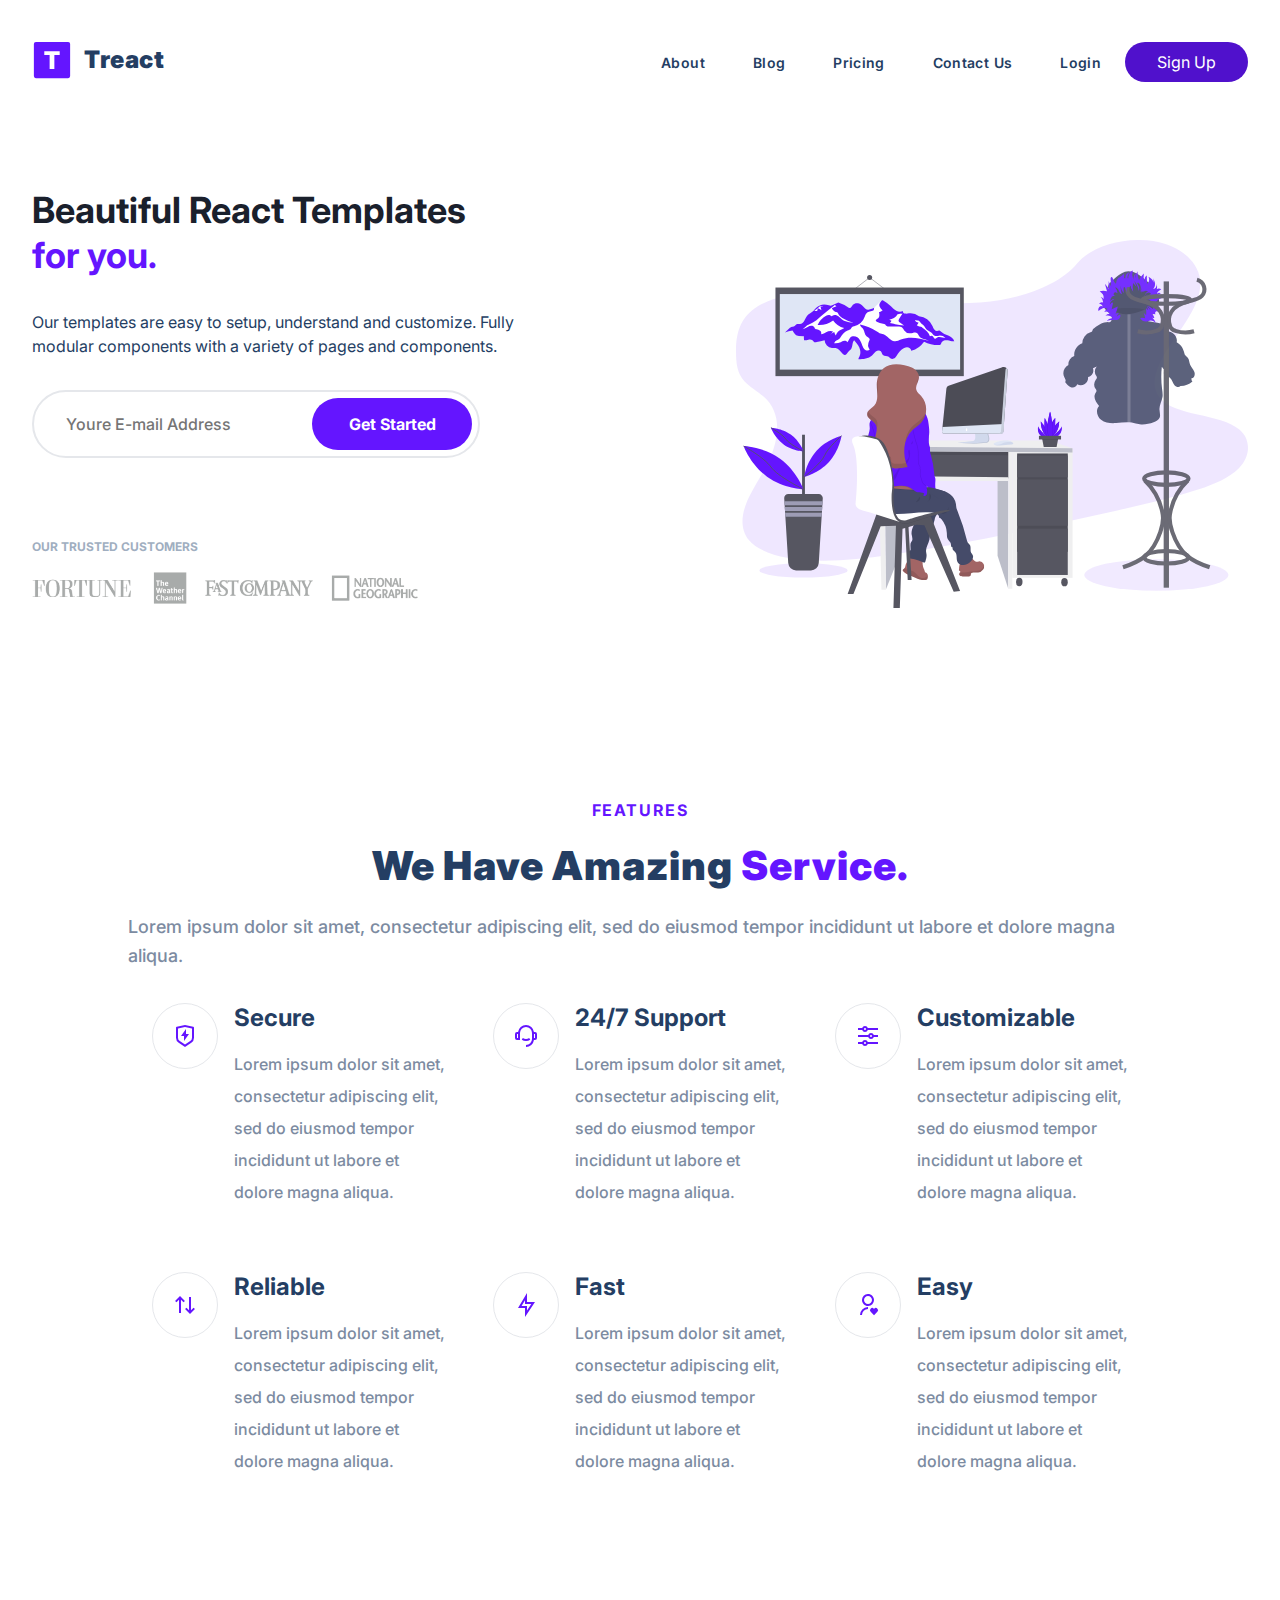
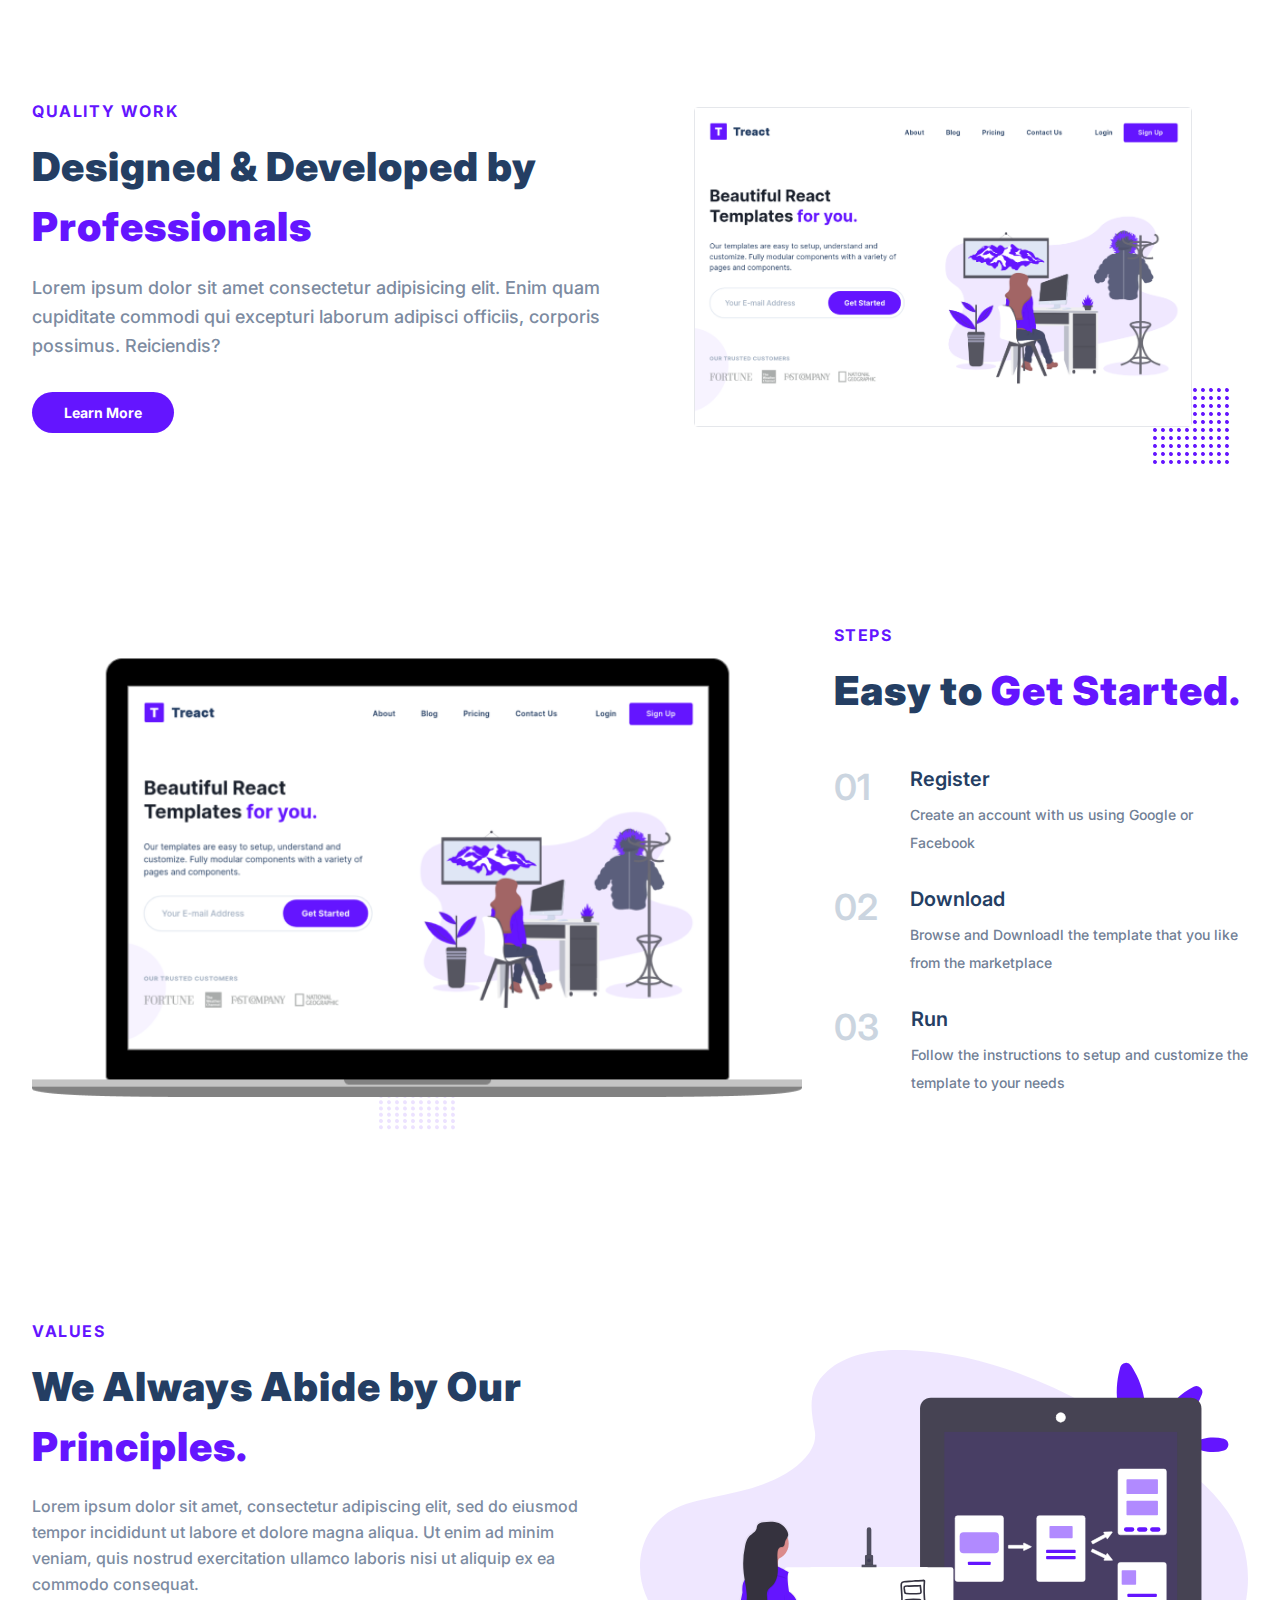
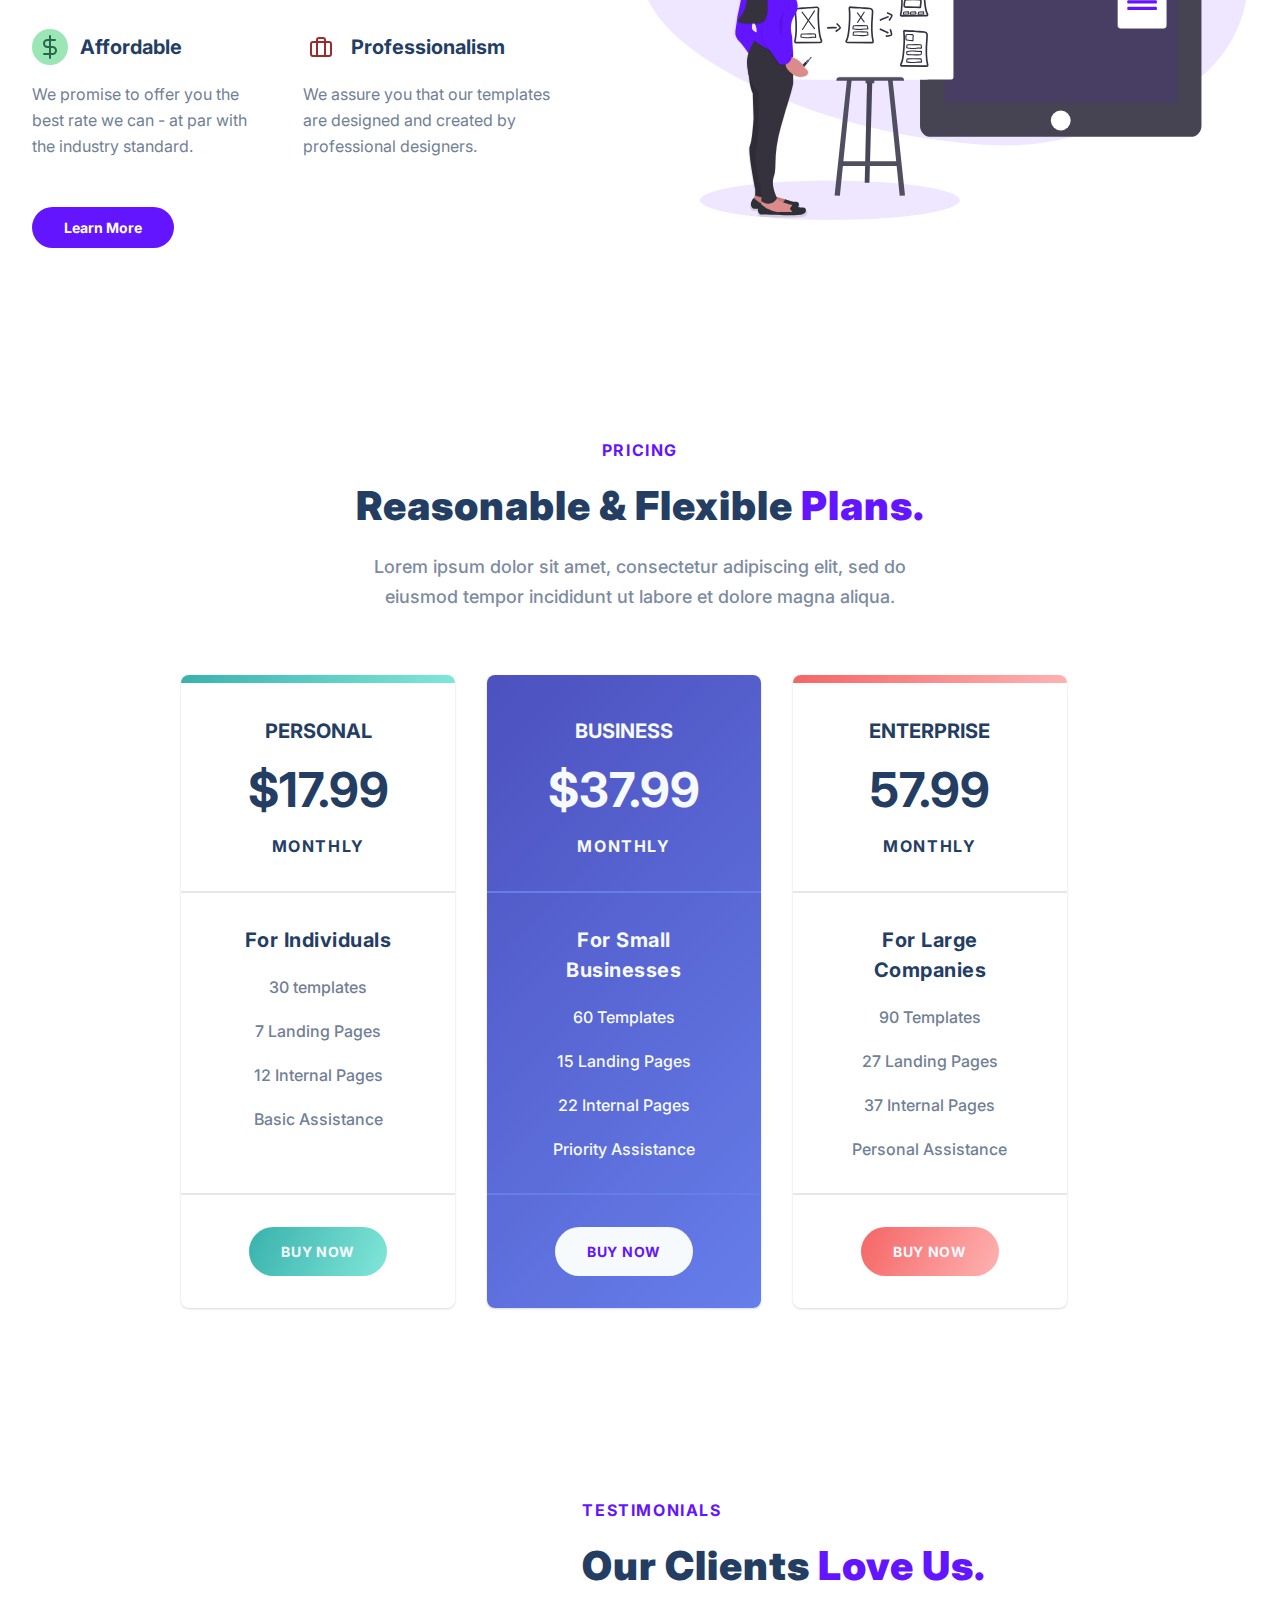
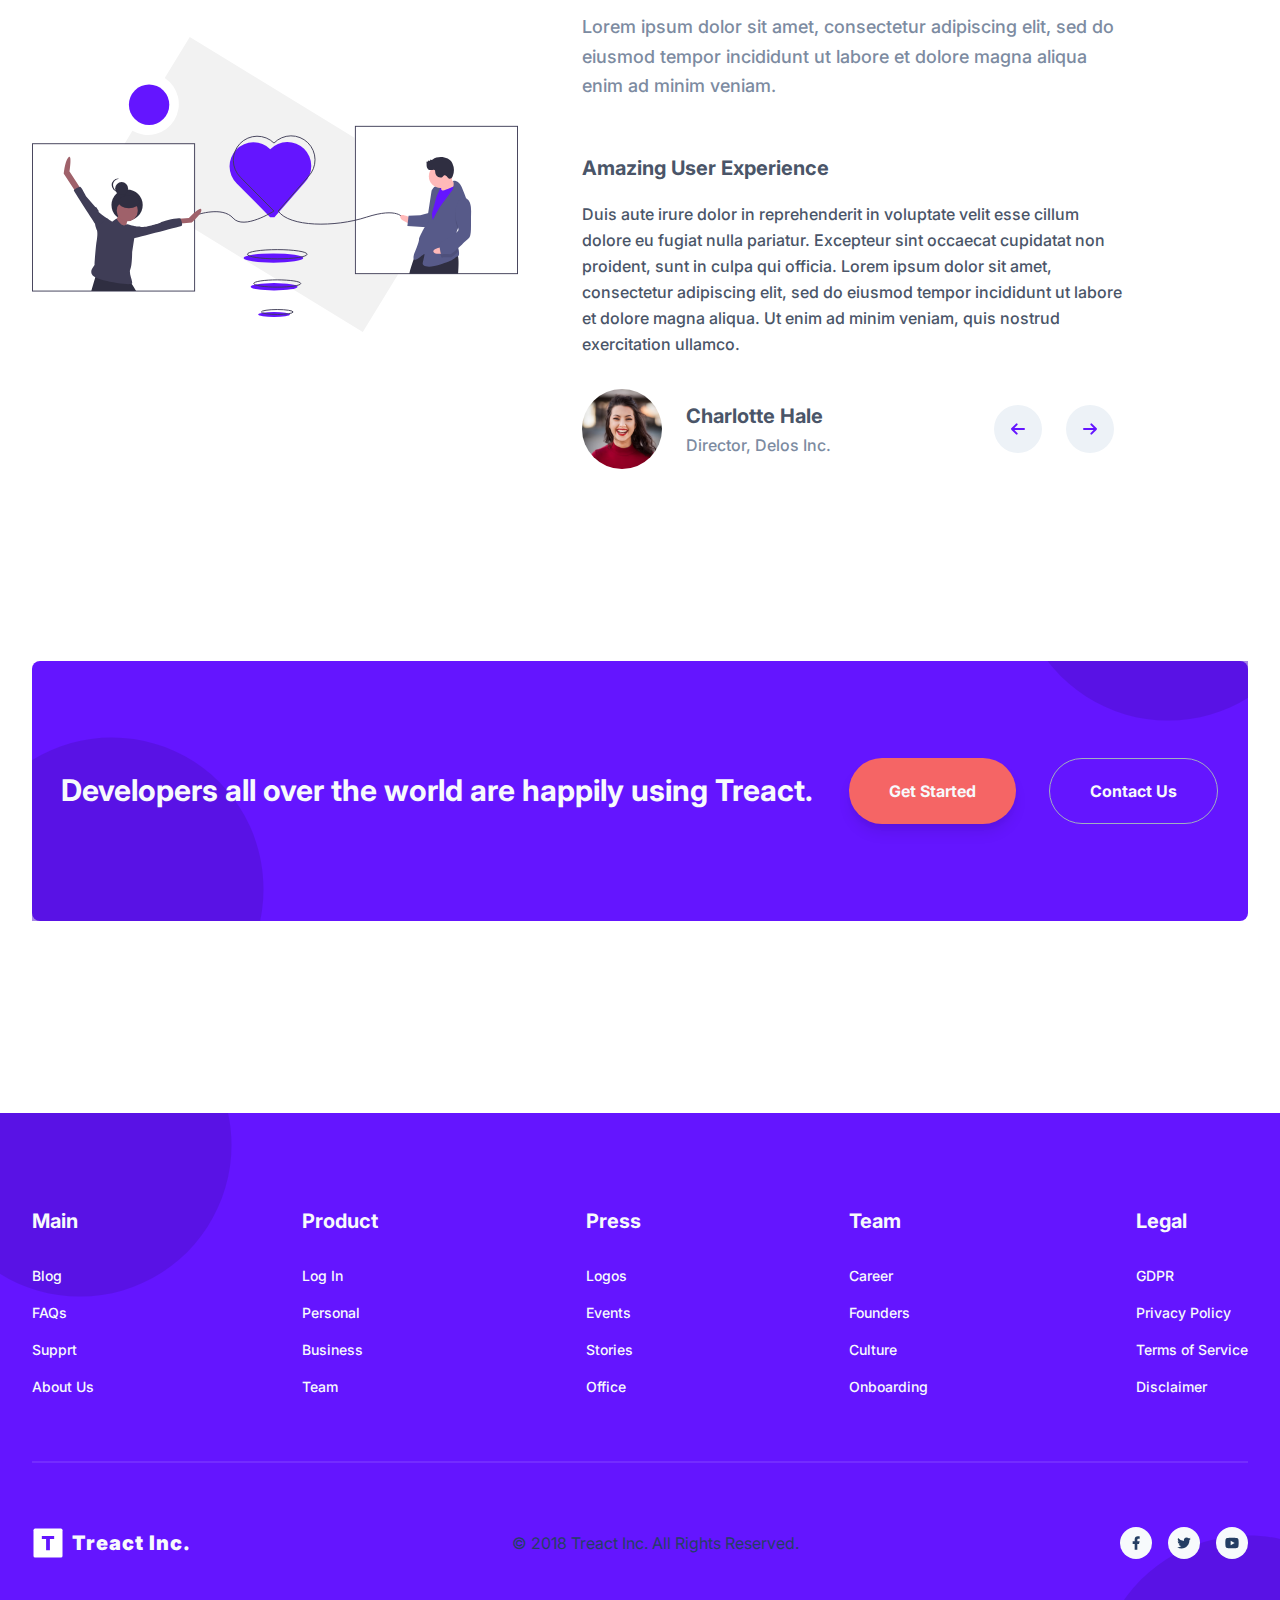
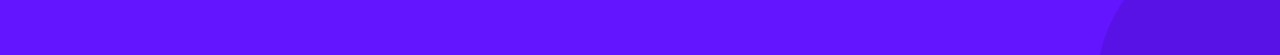
<file: index.html>
<!DOCTYPE html>
<html lang="en">

<head>
    <meta charset="UTF-8">
    <meta http-equiv="X-UA-Compatible" content="IE=edge">
    <meta name="viewport" content="width=device-width, initial-scale=1.0">
    <title>Document</title>
    <link rel="stylesheet" href="style.css">
    <link rel="stylesheet" href="https://pro.fontawesome.com/releases/v5.10.0/css/all.css"
        integrity="sha384-AYmEC3Yw5cVb3ZcuHtOA93w35dYTsvhLPVnYs9eStHfGJvOvKxVfELGroGkvsg+p" crossorigin="anonymous" />
    <script src="script.js"></script>
</head>

<body>
    <section id="landing">
        <nav>
            <div class="row nav__row">
                <div class="nav__logo">
                    <img src="./assets/logo.2c489fc453a1783cbadacf914efa3df6.svg" class="nav__logo--img" alt="logo">
                    <div class="nav__logo--title">Treact</div>
                </div>
                <div class="nav__links">
                    <a href="#" class="nav__link">About</a>
                    <a href="#" class="nav__link">Blog</a>
                    <a href="#" class="nav__link">Pricing</a>
                    <a href="#" class="nav__link">Contact Us</a>
                    <a href="#" class="nav__link">Login</a>
                    <a href="#" class="nav__link--primary">Sign Up</a>
                </div>
                <button class="btn__menu" onclick="openMenu()">
                    <svg xmlns="http://www.w3.org/2000/svg" width="24" height="24" viewBox="0 0 24 24" fill="none"
                        stroke="currentColor" stroke-width="2" stroke-linecap="round" stroke-linejoin="round"
                        class="btn__menu--svg">
                        <line x1="3" y1="12" x2="21" y2="12"></line>
                        <line x1="3" y1="6" x2="21" y2="6"></line>
                        <line x1="3" y1="18" x2="21" y2="18"></line>
                    </svg>
                </button>
            </div>
        </nav>
        <div class="modal">
            <button class="btn__menu btn__menu--close" onclick="closeMenu()">
                <svg xmlns="http://www.w3.org/2000/svg" width="24" height="24" viewBox="0 0 24 24" fill="none"
                    stroke="currentColor" stroke-width="2" stroke-linecap="round" stroke-linejoin="round"
                    class="light___StyledCloseIcon-lj69nl-14 fASujC">
                    <line x1="18" y1="6" x2="6" y2="18"></line>
                    <line x1="6" y1="6" x2="18" y2="18"></line>
                </svg>
            </button>
            <div class="modal__links">
                <a class="modal__link">About</a>
                <a class="modal__link">Blog</a>
                <a class="modal__link">Pricing</a>
                <a class="modal__link">Contact Us</a>
                <a class="modal__link">Login</a>
                <a class="modal__link modal__link--primary">Sign Up</a>
            </div>
        </div>
        <header>
            <div class="container">
                <div class="row">
                    <div class="header__description">
                        <h1>Beautiful React Templates <span class="purple">for you.</span></h1>
                        <p class="header__description--para">Our templates are easy to setup, understand and customize.
                            Fully modular components with a variety of pages and components.</p>
                        <div class="header__email">
                            <input type="email" class="header__email--input" placeholder="Youre E-mail Address">
                            <button class="header__email--btn">Get Started</button>
                        </div>
                        <p class="header__customers--title">OUR TRUSTED CUSTOMERS</p>
                        <img src="./assets/customers-logo-strip.680ac7c2e8ae28161d2c.png" class="header__customers">
                    </div>
                    <figure class="header__img--wrapper">
                        <img src="./assets/design-illustration-2.6da6a00b20c07c4a9b65d1870679e1b8.svg"
                            class="header__img" alt="">
                    </figure>
                </div>
        </header>
    </section>
    <main>
        <section id="features">
            <div class="container">
                <div class="row__narrow">
                    <h4 class="section__tag">Features</h4>
                    <h2 class="section__title">We Have Amazing <span class="purple">Service.</span></h2>
                    <p class="section__para">Lorem ipsum dolor sit amet, consectetur adipiscing elit, sed do eiusmod
                        tempor incididunt ut labore et dolore magna aliqua.</p>
                    <div class="features">
                        <div class="feature">
                            <div class="feature__row">
                                <figure class="feature__img--wrapper">
                                    <img src="./assets/shield-icon.daefe14b320b14fbd9cbd18908ac93ec.svg"
                                        class="feature__img" alt="">
                                </figure>
                                <div class="feature__text">
                                    <h2 class="feature__title">Secure</h2>
                                    <p class="feature__para">
                                        Lorem ipsum dolor sit amet, consectetur adipiscing elit, sed do
                                        eiusmod tempor incididunt ut labore et dolore magna aliqua.
                                    </p>
                                </div>
                            </div>
                        </div>
                        <div class="feature">
                            <div class="feature__row">
                                <figure class="feature__img--wrapper">
                                    <img src="./assets/support-icon.f9253ffa8cb6ffde5bbaa05eb5136375.svg"
                                        class="feature__img" alt="">
                                </figure>
                                <div class="feature__text">
                                    <h2 class="feature__title">24/7 Support</h2>
                                    <p class="feature__para">
                                        Lorem ipsum dolor sit amet, consectetur adipiscing elit, sed do
                                        eiusmod tempor incididunt ut labore et dolore magna aliqua.
                                    </p>
                                </div>
                            </div>
                        </div>
                        <div class="feature">
                            <div class="feature__row">
                                <figure class="feature__img--wrapper">
                                    <img src="./assets/customize-icon.367468c90fd796009b97fbfba67b2c6a.svg"
                                        class="feature__img" alt="">
                                </figure>
                                <div class="feature__text">
                                    <h2 class="feature__title">Customizable</h2>
                                    <p class="feature__para">
                                        Lorem ipsum dolor sit amet, consectetur adipiscing elit, sed do
                                        eiusmod tempor incididunt ut labore et dolore magna aliqua.
                                    </p>
                                </div>
                            </div>
                        </div>
                        <div class="feature">
                            <div class="feature__row">
                                <figure class="feature__img--wrapper">
                                    <img src="./assets/reliable-icon.1367510a8f0a1bec76dc425d25f92f43.svg"
                                        class="feature__img" alt="">
                                </figure>
                                <div class="feature__text">
                                    <h2 class="feature__title">Reliable</h2>
                                    <p class="feature__para">
                                        Lorem ipsum dolor sit amet, consectetur adipiscing elit, sed do
                                        eiusmod tempor incididunt ut labore et dolore magna aliqua.
                                    </p>
                                </div>
                            </div>
                        </div>
                        <div class="feature">
                            <div class="feature__row">
                                <figure class="feature__img--wrapper">
                                    <img src="./assets/fast-icon.dbb971a73d4805d2fc3bcdacdb55beba.svg"
                                        class="feature__img" alt="">
                                </figure>
                                <div class="feature__text">
                                    <h2 class="feature__title">Fast</h2>
                                    <p class="feature__para">
                                        Lorem ipsum dolor sit amet, consectetur adipiscing elit, sed do
                                        eiusmod tempor incididunt ut labore et dolore magna aliqua.
                                    </p>
                                </div>
                            </div>
                        </div>
                        <div class="feature">
                            <div class="feature__row">
                                <figure class="feature__img--wrapper">
                                    <img src="./assets/simple-icon.673b7e1750b2a4ef32907fc164828d00.svg"
                                        class="feature__img" alt="">
                                </figure>
                                <div class="feature__text">
                                    <h2 class="feature__title">Easy</h2>
                                    <p class="feature__para">
                                        Lorem ipsum dolor sit amet, consectetur adipiscing elit, sed do
                                        eiusmod tempor incididunt ut labore et dolore magna aliqua.
                                    </p>
                                </div>
                            </div>
                        </div>
                    </div>
                </div>
            </div>
        </section>
        <section id="quality">
            <div class="container">
                <div class="row">
                    <div class="quality__description">
                        <div class="section__tag">Quality Work</div>
                        <h2 class="section__title">Designed & Developed by <span class="purple">Professionals</span>
                        </h2>
                        <p class="section__para">Lorem ipsum dolor sit amet consectetur adipisicing elit. Enim quam
                            cupiditate commodi qui excepturi laborum adipisci officiis, corporis possimus. Reiciendis?
                        </p>
                        <button class="btn">Learn More</button>
                    </div>
                    <figure class="quality__img--wrapper">
                        <img src="./assets/hero-screenshot-1.40a097b525c2f8c9808e.png" class="quality__img">
                        <svg viewBox="0 0 1280 1280" class="quality__grid">
                            <path
                                d="M55 33.5C44.5 37 35 47.6 32.8 58.3c-4.3 20.6 16.3 41.2 36.9 36.9 15.5-3.2 27.5-19 26-33.9-1.1-10.5-9-21.3-19-26.2-6.1-2.9-15.5-3.6-21.7-1.6zM183 33.5c-15.1 5-25.3 21.6-22.2 36.2 2.5 11.9 13.6 23 25.4 25.5 19.4 4.1 39.5-14.2 37.5-33.9-1.1-10.5-9-21.3-19-26.2-6.1-2.9-15.5-3.6-21.7-1.6zM311 33.5c-10.5 3.5-20 14.1-22.2 24.8-4.3 20.6 16.3 41.2 36.9 36.9 15.5-3.2 27.5-19 26-33.9-1.1-10.5-9-21.3-19-26.2-6.1-2.9-15.5-3.6-21.7-1.6zM439 33.5c-10.5 3.5-20 14.1-22.2 24.8-4.3 20.6 16.3 41.2 36.9 36.9 15.5-3.2 27.5-19 26-33.9-1.1-10.5-9-21.3-19-26.2-6.1-2.9-15.5-3.6-21.7-1.6zM567 33.5c-10.5 3.5-20 14.1-22.2 24.8-4.3 20.6 16.3 41.2 36.9 36.9 15.5-3.2 27.5-19 26-33.9-1.1-10.5-9-21.3-19-26.2-6.1-2.9-15.5-3.6-21.7-1.6zM695 33.5c-10.5 3.5-20 14.1-22.2 24.8-4.3 20.6 16.3 41.2 36.9 36.9 15.5-3.2 27.5-19 26-33.9-1.1-10.5-9-21.3-19-26.2-6.1-2.9-15.5-3.6-21.7-1.6zM823 33.5c-10.5 3.5-20 14.1-22.2 24.8-4.3 20.6 16.3 41.2 36.9 36.9 15.5-3.2 27.5-19 26-33.9-1.1-10.5-9-21.3-19-26.2-6.1-2.9-15.5-3.6-21.7-1.6zM951 33.5c-10.5 3.5-20 14.1-22.2 24.8-4.3 20.6 16.3 41.2 36.9 36.9 15.5-3.2 27.5-19 26-33.9-1.1-10.5-9-21.3-19-26.2-6.1-2.9-15.5-3.6-21.7-1.6zM1079 33.5c-10.5 3.5-20 14.1-22.2 24.8-2.5 11.7 3.2 24.4 14.2 31.9 10.7 7.4 22.9 7.5 33.7.3 17.7-11.8 20.1-33.8 5.3-48.5-8.5-8.6-20.7-11.9-31-8.5zM1207 33.5c-10.5 3.5-20 14.1-22.2 24.8-2.5 11.7 3.2 24.4 14.2 31.9 10.7 7.4 22.9 7.5 33.7.3 17.7-11.8 20.1-33.8 5.3-48.5-8.5-8.6-20.7-11.9-31-8.5zM55 161.5c-10.5 3.5-20 14.1-22.2 24.8-4.3 20.6 16.3 41.2 36.9 36.9 15.5-3.2 27.5-19 26-33.9-1.1-10.5-9-21.3-19-26.2-6.1-2.9-15.5-3.6-21.7-1.6zM183 161.5c-15.1 5-25.3 21.6-22.2 36.2 2.5 11.9 13.6 23 25.4 25.5 19.4 4.1 39.5-14.2 37.5-33.9-1.1-10.5-9-21.3-19-26.2-6.1-2.9-15.5-3.6-21.7-1.6zM311 161.5c-10.5 3.5-20 14.1-22.2 24.8-4.3 20.6 16.3 41.2 36.9 36.9 15.5-3.2 27.5-19 26-33.9-1.1-10.5-9-21.3-19-26.2-6.1-2.9-15.5-3.6-21.7-1.6zM439 161.5c-10.5 3.5-20 14.1-22.2 24.8-4.3 20.6 16.3 41.2 36.9 36.9 15.5-3.2 27.5-19 26-33.9-1.1-10.5-9-21.3-19-26.2-6.1-2.9-15.5-3.6-21.7-1.6zM567 161.5c-10.5 3.5-20 14.1-22.2 24.8-4.3 20.6 16.3 41.2 36.9 36.9 15.5-3.2 27.5-19 26-33.9-1.1-10.5-9-21.3-19-26.2-6.1-2.9-15.5-3.6-21.7-1.6zM695 161.5c-10.5 3.5-20 14.1-22.2 24.8-4.3 20.6 16.3 41.2 36.9 36.9 15.5-3.2 27.5-19 26-33.9-1.1-10.5-9-21.3-19-26.2-6.1-2.9-15.5-3.6-21.7-1.6zM823 161.5c-10.5 3.5-20 14.1-22.2 24.8-4.3 20.6 16.3 41.2 36.9 36.9 15.5-3.2 27.5-19 26-33.9-1.1-10.5-9-21.3-19-26.2-6.1-2.9-15.5-3.6-21.7-1.6zM951 161.5c-10.5 3.5-20 14.1-22.2 24.8-4.3 20.6 16.3 41.2 36.9 36.9 15.5-3.2 27.5-19 26-33.9-1.1-10.5-9-21.3-19-26.2-6.1-2.9-15.5-3.6-21.7-1.6zM1079 161.5c-10.5 3.5-20 14.1-22.2 24.8-2.5 11.7 3.2 24.4 14.2 31.9 10.7 7.4 22.9 7.5 33.7.3 17.7-11.8 20.1-33.8 5.3-48.5-8.5-8.6-20.7-11.9-31-8.5zM1207 161.5c-10.5 3.5-20 14.1-22.2 24.8-2.5 11.7 3.2 24.4 14.2 31.9 10.7 7.4 22.9 7.5 33.7.3 17.7-11.8 20.1-33.8 5.3-48.5-8.5-8.6-20.7-11.9-31-8.5zM55 289.5c-10.5 3.5-20 14.1-22.2 24.8-4.3 20.6 16.3 41.2 36.9 36.9 15.5-3.2 27.5-19 26-33.9-1.1-10.5-9-21.3-19-26.2-6.1-2.9-15.5-3.6-21.7-1.6zM183 289.5c-10.5 3.5-20 14.1-22.2 24.8-4.3 20.6 16.3 41.2 36.9 36.9 15.5-3.2 27.5-19 26-33.9-1.1-10.5-9-21.3-19-26.2-6.1-2.9-15.5-3.6-21.7-1.6zM311 289.5c-10.5 3.5-20 14.1-22.2 24.8-4.3 20.6 16.3 41.2 36.9 36.9 15.5-3.2 27.5-19 26-33.9-1.1-10.5-9-21.3-19-26.2-6.1-2.9-15.5-3.6-21.7-1.6zM439 289.5c-10.5 3.5-20 14.1-22.2 24.8-4.3 20.6 16.3 41.2 36.9 36.9 15.5-3.2 27.5-19 26-33.9-1.1-10.5-9-21.3-19-26.2-6.1-2.9-15.5-3.6-21.7-1.6zM567 289.5c-10.5 3.5-20 14.1-22.2 24.8-4.3 20.6 16.3 41.2 36.9 36.9 15.5-3.2 27.5-19 26-33.9-1.1-10.5-9-21.3-19-26.2-6.1-2.9-15.5-3.6-21.7-1.6zM695 289.5c-10.5 3.5-20 14.1-22.2 24.8-4.3 20.6 16.3 41.2 36.9 36.9 15.5-3.2 27.5-19 26-33.9-1.1-10.5-9-21.3-19-26.2-6.1-2.9-15.5-3.6-21.7-1.6zM823 289.5c-10.5 3.5-20 14.1-22.2 24.8-4.3 20.6 16.3 41.2 36.9 36.9 15.5-3.2 27.5-19 26-33.9-1.1-10.5-9-21.3-19-26.2-6.1-2.9-15.5-3.6-21.7-1.6zM951 289.5c-10.5 3.5-20 14.1-22.2 24.8-4.3 20.6 16.3 41.2 36.9 36.9 15.5-3.2 27.5-19 26-33.9-1.1-10.5-9-21.3-19-26.2-6.1-2.9-15.5-3.6-21.7-1.6zM1079 289.5c-10.5 3.5-20 14.1-22.2 24.8-4.3 20.6 16.3 41.2 36.9 36.9 15.5-3.2 27.5-19 26-33.9-1.1-10.5-9-21.3-19-26.2-6.1-2.9-15.5-3.6-21.7-1.6zM1207 289.5c-10.5 3.5-20 14.1-22.2 24.8-4.3 20.6 16.3 41.2 36.9 36.9 15.5-3.2 27.5-19 26-33.9-1.1-10.5-9-21.3-19-26.2-6.1-2.9-15.5-3.6-21.7-1.6zM55 417.5c-10.5 3.5-20 14.1-22.2 24.8-4.3 20.6 16.3 41.2 36.9 36.9 15.5-3.2 27.5-19 26-33.9-1.1-10.5-9-21.3-19-26.2-6.1-2.9-15.5-3.6-21.7-1.6zM183 417.5c-10.5 3.5-20 14.1-22.2 24.8-4.3 20.6 16.3 41.2 36.9 36.9 15.5-3.2 27.5-19 26-33.9-1.1-10.5-9-21.3-19-26.2-6.1-2.9-15.5-3.6-21.7-1.6zM311 417.5c-10.5 3.5-20 14.1-22.2 24.8-4.3 20.6 16.3 41.2 36.9 36.9 15.5-3.2 27.5-19 26-33.9-1.1-10.5-9-21.3-19-26.2-6.1-2.9-15.5-3.6-21.7-1.6zM439 417.5c-10.5 3.5-20 14.1-22.2 24.8-4.3 20.6 16.3 41.2 36.9 36.9 15.5-3.2 27.5-19 26-33.9-1.1-10.5-9-21.3-19-26.2-6.1-2.9-15.5-3.6-21.7-1.6zM567 417.5c-10.5 3.5-20 14.1-22.2 24.8-4.3 20.6 16.3 41.2 36.9 36.9 15.5-3.2 27.5-19 26-33.9-1.1-10.5-9-21.3-19-26.2-6.1-2.9-15.5-3.6-21.7-1.6zM695 417.5c-10.5 3.5-20 14.1-22.2 24.8-4.3 20.6 16.3 41.2 36.9 36.9 15.5-3.2 27.5-19 26-33.9-1.1-10.5-9-21.3-19-26.2-6.1-2.9-15.5-3.6-21.7-1.6zM823 417.5c-10.5 3.5-20 14.1-22.2 24.8-4.3 20.6 16.3 41.2 36.9 36.9 15.5-3.2 27.5-19 26-33.9-1.1-10.5-9-21.3-19-26.2-6.1-2.9-15.5-3.6-21.7-1.6zM951 417.5c-10.5 3.5-20 14.1-22.2 24.8-4.3 20.6 16.3 41.2 36.9 36.9 15.5-3.2 27.5-19 26-33.9-1.1-10.5-9-21.3-19-26.2-6.1-2.9-15.5-3.6-21.7-1.6zM1079 417.5c-10.5 3.5-20 14.1-22.2 24.8-4.3 20.6 16.3 41.2 36.9 36.9 15.5-3.2 27.5-19 26-33.9-1.1-10.5-9-21.3-19-26.2-6.1-2.9-15.5-3.6-21.7-1.6zM1207 417.5c-10.5 3.5-20 14.1-22.2 24.8-4.3 20.6 16.3 41.2 36.9 36.9 15.5-3.2 27.5-19 26-33.9-1.1-10.5-9-21.3-19-26.2-6.1-2.9-15.5-3.6-21.7-1.6zM55 545.5c-10.5 3.5-20 14.1-22.2 24.8-4.3 20.6 16.3 41.2 36.9 36.9 15.5-3.2 27.5-19 26-33.9-1.1-10.5-9-21.3-19-26.2-6.1-2.9-15.5-3.6-21.7-1.6zM183 545.5c-10.5 3.5-20 14.1-22.2 24.8-4.3 20.6 16.3 41.2 36.9 36.9 15.5-3.2 27.5-19 26-33.9-1.1-10.5-9-21.3-19-26.2-6.1-2.9-15.5-3.6-21.7-1.6zM311 545.5c-10.5 3.5-20 14.1-22.2 24.8-4.3 20.6 16.3 41.2 36.9 36.9 15.5-3.2 27.5-19 26-33.9-1.1-10.5-9-21.3-19-26.2-6.1-2.9-15.5-3.6-21.7-1.6zM439 545.5c-10.5 3.5-20 14.1-22.2 24.8-4.3 20.6 16.3 41.2 36.9 36.9 15.5-3.2 27.5-19 26-33.9-1.1-10.5-9-21.3-19-26.2-6.1-2.9-15.5-3.6-21.7-1.6zM567 545.5c-10.5 3.5-20 14.1-22.2 24.8-4.3 20.6 16.3 41.2 36.9 36.9 15.5-3.2 27.5-19 26-33.9-1.1-10.5-9-21.3-19-26.2-6.1-2.9-15.5-3.6-21.7-1.6zM695 545.5c-10.5 3.5-20 14.1-22.2 24.8-4.3 20.6 16.3 41.2 36.9 36.9 15.5-3.2 27.5-19 26-33.9-1.1-10.5-9-21.3-19-26.2-6.1-2.9-15.5-3.6-21.7-1.6zM823 545.5c-10.5 3.5-20 14.1-22.2 24.8-4.3 20.6 16.3 41.2 36.9 36.9 15.5-3.2 27.5-19 26-33.9-1.1-10.5-9-21.3-19-26.2-6.1-2.9-15.5-3.6-21.7-1.6zM951 545.5c-10.5 3.5-20 14.1-22.2 24.8-4.3 20.6 16.3 41.2 36.9 36.9 15.5-3.2 27.5-19 26-33.9-1.1-10.5-9-21.3-19-26.2-6.1-2.9-15.5-3.6-21.7-1.6zM1079 545.5c-10.5 3.5-20 14.1-22.2 24.8-4.3 20.6 16.3 41.2 36.9 36.9 15.5-3.2 27.5-19 26-33.9-1.1-10.5-9-21.3-19-26.2-6.1-2.9-15.5-3.6-21.7-1.6zM1207 545.5c-10.5 3.5-20 14.1-22.2 24.8-4.3 20.6 16.3 41.2 36.9 36.9 15.5-3.2 27.5-19 26-33.9-1.1-10.5-9-21.3-19-26.2-6.1-2.9-15.5-3.6-21.7-1.6zM55 673.5c-10.5 3.5-20 14.1-22.2 24.8-4.3 20.6 16.3 41.2 36.9 36.9 15.5-3.2 27.5-19 26-33.9-1.1-10.5-9-21.3-19-26.2-6.1-2.9-15.5-3.6-21.7-1.6zM183 673.5c-10.5 3.5-20 14.1-22.2 24.8-4.3 20.6 16.3 41.2 36.9 36.9 15.5-3.2 27.5-19 26-33.9-1.1-10.5-9-21.3-19-26.2-6.1-2.9-15.5-3.6-21.7-1.6zM311 673.5c-10.5 3.5-20 14.1-22.2 24.8-4.3 20.6 16.3 41.2 36.9 36.9 15.5-3.2 27.5-19 26-33.9-1.1-10.5-9-21.3-19-26.2-6.1-2.9-15.5-3.6-21.7-1.6zM439 673.5c-10.5 3.5-20 14.1-22.2 24.8-4.3 20.6 16.3 41.2 36.9 36.9 15.5-3.2 27.5-19 26-33.9-1.1-10.5-9-21.3-19-26.2-6.1-2.9-15.5-3.6-21.7-1.6zM567 673.5c-10.5 3.5-20 14.1-22.2 24.8-4.3 20.6 16.3 41.2 36.9 36.9 15.5-3.2 27.5-19 26-33.9-1.1-10.5-9-21.3-19-26.2-6.1-2.9-15.5-3.6-21.7-1.6zM695 673.5c-10.5 3.5-20 14.1-22.2 24.8-4.3 20.6 16.3 41.2 36.9 36.9 15.5-3.2 27.5-19 26-33.9-1.1-10.5-9-21.3-19-26.2-6.1-2.9-15.5-3.6-21.7-1.6zM823 673.5c-10.5 3.5-20 14.1-22.2 24.8-4.3 20.6 16.3 41.2 36.9 36.9 15.5-3.2 27.5-19 26-33.9-1.1-10.5-9-21.3-19-26.2-6.1-2.9-15.5-3.6-21.7-1.6zM951 673.5c-10.5 3.5-20 14.1-22.2 24.8-4.3 20.6 16.3 41.2 36.9 36.9 15.5-3.2 27.5-19 26-33.9-1.1-10.5-9-21.3-19-26.2-6.1-2.9-15.5-3.6-21.7-1.6zM1079 673.5c-10.5 3.5-20 14.1-22.2 24.8-4.3 20.6 16.3 41.2 36.9 36.9 15.5-3.2 27.5-19 26-33.9-1.1-10.5-9-21.3-19-26.2-6.1-2.9-15.5-3.6-21.7-1.6zM1207 673.5c-10.5 3.5-20 14.1-22.2 24.8-4.3 20.6 16.3 41.2 36.9 36.9 15.5-3.2 27.5-19 26-33.9-1.1-10.5-9-21.3-19-26.2-6.1-2.9-15.5-3.6-21.7-1.6zM55 801.5c-10.5 3.5-20 14.1-22.2 24.8-4.3 20.6 16.3 41.2 36.9 36.9 15.5-3.2 27.5-19 26-33.9-1.1-10.5-9-21.3-19-26.2-6.1-2.9-15.5-3.6-21.7-1.6zM183 801.5c-10.5 3.5-20 14.1-22.2 24.8-4.3 20.6 16.3 41.2 36.9 36.9 15.5-3.2 27.5-19 26-33.9-1.1-10.5-9-21.3-19-26.2-6.1-2.9-15.5-3.6-21.7-1.6zM311 801.5c-10.5 3.5-20 14.1-22.2 24.8-2.5 11.7 3.2 24.4 14.2 31.9 10.7 7.4 22.9 7.5 33.7.3 17.7-11.8 20.1-33.8 5.3-48.5-8.5-8.6-20.7-11.9-31-8.5zM439 801.5c-10.5 3.5-20 14.1-22.2 24.8-2.5 11.7 3.2 24.4 14.2 31.9 10.7 7.4 22.9 7.5 33.7.3 17.7-11.8 20.1-33.8 5.3-48.5-8.5-8.6-20.7-11.9-31-8.5zM567 801.5c-15.1 5-25.3 21.6-22.2 36.2 2.5 11.9 13.6 23 25.5 25.5 19.3 4.1 39.4-14.2 37.4-33.9-1.1-10.5-9-21.3-19-26.2-6.1-2.9-15.5-3.6-21.7-1.6zM695 801.5c-15.1 5-25.3 21.6-22.2 36.2 2.5 11.9 13.6 23 25.5 25.5 19.3 4.1 39.4-14.2 37.4-33.9-1.1-10.5-9-21.3-19-26.2-6.1-2.9-15.5-3.6-21.7-1.6zM823 801.5c-15.1 5-25.3 21.6-22.2 36.2 2.5 11.9 13.6 23 25.5 25.5 19.3 4.1 39.4-14.2 37.4-33.9-1.1-10.5-9-21.3-19-26.2-6.1-2.9-15.5-3.6-21.7-1.6zM951 801.5c-15.1 5-25.3 21.6-22.2 36.2 2.5 11.9 13.6 23 25.5 25.5 19.3 4.1 39.4-14.2 37.4-33.9-1.1-10.5-9-21.3-19-26.2-6.1-2.9-15.5-3.6-21.7-1.6zM1079 801.5c-10.5 3.5-20 14.1-22.2 24.8-4.3 20.6 16.3 41.2 36.9 36.9 15.5-3.2 27.5-19 26-33.9-1.1-10.5-9-21.3-19-26.2-6.1-2.9-15.5-3.6-21.7-1.6zM1207 801.5c-10.5 3.5-20 14.1-22.2 24.8-4.3 20.6 16.3 41.2 36.9 36.9 15.5-3.2 27.5-19 26-33.9-1.1-10.5-9-21.3-19-26.2-6.1-2.9-15.5-3.6-21.7-1.6zM55 929.5c-10.5 3.5-20 14.1-22.2 24.8-4.3 20.6 16.3 41.2 36.9 36.9 15.5-3.2 27.5-19 26-33.9-1.1-10.5-9-21.3-19-26.2-6.1-2.9-15.5-3.6-21.7-1.6zM183 929.5c-10.5 3.5-20 14.1-22.2 24.8-4.3 20.6 16.3 41.2 36.9 36.9 15.5-3.2 27.5-19 26-33.9-1.1-10.5-9-21.3-19-26.2-6.1-2.9-15.5-3.6-21.7-1.6zM311 929.5c-10.5 3.5-20 14.1-22.2 24.8-2.5 11.7 3.2 24.4 14.2 31.9 10.7 7.4 22.9 7.5 33.7.3 17.7-11.8 20.1-33.8 5.3-48.5-8.5-8.6-20.7-11.9-31-8.5zM439 929.5c-10.5 3.5-20 14.1-22.2 24.8-2.5 11.7 3.2 24.4 14.2 31.9 10.7 7.4 22.9 7.5 33.7.3 17.7-11.8 20.1-33.8 5.3-48.5-8.5-8.6-20.7-11.9-31-8.5zM567 929.5c-15.1 5-25.3 21.6-22.2 36.2 2.5 11.9 13.6 23 25.5 25.5 19.3 4.1 39.4-14.2 37.4-33.9-1.1-10.5-9-21.3-19-26.2-6.1-2.9-15.5-3.6-21.7-1.6zM695 929.5c-15.1 5-25.3 21.6-22.2 36.2 2.5 11.9 13.6 23 25.5 25.5 19.3 4.1 39.4-14.2 37.4-33.9-1.1-10.5-9-21.3-19-26.2-6.1-2.9-15.5-3.6-21.7-1.6zM823 929.5c-15.1 5-25.3 21.6-22.2 36.2 2.5 11.9 13.6 23 25.5 25.5 19.3 4.1 39.4-14.2 37.4-33.9-1.1-10.5-9-21.3-19-26.2-6.1-2.9-15.5-3.6-21.7-1.6zM951 929.5c-15.1 5-25.3 21.6-22.2 36.2 2.5 11.9 13.6 23 25.5 25.5 19.3 4.1 39.4-14.2 37.4-33.9-1.1-10.5-9-21.3-19-26.2-6.1-2.9-15.5-3.6-21.7-1.6zM1079 929.5c-10.5 3.5-20 14.1-22.2 24.8-4.3 20.6 16.3 41.2 36.9 36.9 15.5-3.2 27.5-19 26-33.9-1.1-10.5-9-21.3-19-26.2-6.1-2.9-15.5-3.6-21.7-1.6zM1207 929.5c-10.5 3.5-20 14.1-22.2 24.8-4.3 20.6 16.3 41.2 36.9 36.9 15.5-3.2 27.5-19 26-33.9-1.1-10.5-9-21.3-19-26.2-6.1-2.9-15.5-3.6-21.7-1.6zM55 1057.5c-10.5 3.5-20 14.1-22.2 24.8-4.3 20.6 16.3 41.2 36.9 36.9 15.5-3.2 27.5-19 26-33.9-1.1-10.5-9-21.3-19-26.2-6.1-2.9-15.5-3.6-21.7-1.6zM183 1057.5c-10.5 3.5-20 14.1-22.2 24.8-4.3 20.6 16.3 41.2 36.9 36.9 15.5-3.2 27.5-19 26-33.9-1.1-10.5-9-21.3-19-26.2-6.1-2.9-15.5-3.6-21.7-1.6zM311 1057.5c-10.5 3.5-20 14.1-22.2 24.8-2.5 11.7 3.2 24.4 14.2 31.9 10.7 7.4 22.9 7.5 33.7.3 17.7-11.8 20.1-33.8 5.3-48.5-8.5-8.6-20.7-11.9-31-8.5zM439 1057.5c-10.5 3.5-20 14.1-22.2 24.8-2.5 11.7 3.2 24.4 14.2 31.9 10.7 7.4 22.9 7.5 33.7.3 17.7-11.8 20.1-33.8 5.3-48.5-8.5-8.6-20.7-11.9-31-8.5zM567 1057.5c-10.5 3.5-20 14.1-22.2 24.8-4.3 20.6 16.3 41.2 36.9 36.9 15.5-3.2 27.5-19 26-33.9-1.1-10.5-9-21.3-19-26.2-6.1-2.9-15.5-3.6-21.7-1.6zM695 1057.5c-10.5 3.5-20 14.1-22.2 24.8-4.3 20.6 16.3 41.2 36.9 36.9 15.5-3.2 27.5-19 26-33.9-1.1-10.5-9-21.3-19-26.2-6.1-2.9-15.5-3.6-21.7-1.6zM823 1057.5c-10.5 3.5-20 14.1-22.2 24.8-4.3 20.6 16.3 41.2 36.9 36.9 15.5-3.2 27.5-19 26-33.9-1.1-10.5-9-21.3-19-26.2-6.1-2.9-15.5-3.6-21.7-1.6zM951 1057.5c-10.5 3.5-20 14.1-22.2 24.8-4.3 20.6 16.3 41.2 36.9 36.9 15.5-3.2 27.5-19 26-33.9-1.1-10.5-9-21.3-19-26.2-6.1-2.9-15.5-3.6-21.7-1.6zM1079 1057.5c-10.5 3.5-20 14.1-22.2 24.8-4.3 20.6 16.3 41.2 36.9 36.9 15.5-3.2 27.5-19 26-33.9-1.1-10.5-9-21.3-19-26.2-6.1-2.9-15.5-3.6-21.7-1.6zM1207 1057.5c-10.5 3.5-20 14.1-22.2 24.8-4.3 20.6 16.3 41.2 36.9 36.9 15.5-3.2 27.5-19 26-33.9-1.1-10.5-9-21.3-19-26.2-6.1-2.9-15.5-3.6-21.7-1.6zM55 1185.5c-10.5 3.5-20 14.1-22.2 24.8-4.3 20.6 16.3 41.2 36.9 36.9 15.5-3.2 27.5-19 26-33.9-1.1-10.5-9-21.3-19-26.2-6.1-2.9-15.5-3.6-21.7-1.6zM183 1185.5c-10.5 3.5-20 14.1-22.2 24.8-4.3 20.6 16.3 41.2 36.9 36.9 15.5-3.2 27.5-19 26-33.9-1.1-10.5-9-21.3-19-26.2-6.1-2.9-15.5-3.6-21.7-1.6zM311 1185.5c-10.5 3.5-20 14.1-22.2 24.8-4.3 20.6 16.3 41.2 36.9 36.9 15.5-3.2 27.5-19 26-33.9-1.1-10.5-9-21.3-19-26.2-6.1-2.9-15.5-3.6-21.7-1.6zM439 1185.5c-10.5 3.5-20 14.1-22.2 24.8-4.3 20.6 16.3 41.2 36.9 36.9 15.5-3.2 27.5-19 26-33.9-1.1-10.5-9-21.3-19-26.2-6.1-2.9-15.5-3.6-21.7-1.6zM567 1185.5c-10.5 3.5-20 14.1-22.2 24.8-4.3 20.6 16.3 41.2 36.9 36.9 15.5-3.2 27.5-19 26-33.9-1.1-10.5-9-21.3-19-26.2-6.1-2.9-15.5-3.6-21.7-1.6zM695 1185.5c-10.5 3.5-20 14.1-22.2 24.8-4.3 20.6 16.3 41.2 36.9 36.9 15.5-3.2 27.5-19 26-33.9-1.1-10.5-9-21.3-19-26.2-6.1-2.9-15.5-3.6-21.7-1.6zM823 1185.5c-10.5 3.5-20 14.1-22.2 24.8-4.3 20.6 16.3 41.2 36.9 36.9 15.5-3.2 27.5-19 26-33.9-1.1-10.5-9-21.3-19-26.2-6.1-2.9-15.5-3.6-21.7-1.6zM951 1185.5c-10.5 3.5-20 14.1-22.2 24.8-4.3 20.6 16.3 41.2 36.9 36.9 15.5-3.2 27.5-19 26-33.9-1.1-10.5-9-21.3-19-26.2-6.1-2.9-15.5-3.6-21.7-1.6zM1079 1185.5c-10.5 3.5-20 14.1-22.2 24.8-4.3 20.6 16.3 41.2 36.9 36.9 15.5-3.2 27.5-19 26-33.9-1.1-10.5-9-21.3-19-26.2-6.1-2.9-15.5-3.6-21.7-1.6zM1207 1185.5c-10.5 3.5-20 14.1-22.2 24.8-4.3 20.6 16.3 41.2 36.9 36.9 15.5-3.2 27.5-19 26-33.9-1.1-10.5-9-21.3-19-26.2-6.1-2.9-15.5-3.6-21.7-1.6z">
                            </path>
                        </svg>
                    </figure>
                </div>
            </div>
        </section>
        <section id="steps">
            <div class="container">
                <div class="row">
                    <figure class="steps__img--wrapper">
                        <img src="./assets/hero-screenshot-2.241aac1fbc66db29d873.png" class="steps__img">
                        <svg viewBox="0 0 1280 1280" class="steps__grid" xmlns="http://www.w3.org/2000/svg">
                            <defs>
                                <path id="line-of-balls"
                                    d="M55 33.5C44.5 37 35 47.6 32.8 58.3c-4.3 20.6 16.3 41.2 36.9 36.9 15.5-3.2 27.5-19 26-33.9-1.1-10.5-9-21.3-19-26.2-6.1-2.9-15.5-3.6-21.7-1.6zM183 33.5c-15.1 5-25.3 21.6-22.2 36.2 2.5 11.9 13.6 23 25.4 25.5 19.4 4.1 39.5-14.2 37.5-33.9-1.1-10.5-9-21.3-19-26.2-6.1-2.9-15.5-3.6-21.7-1.6zM311 33.5c-10.5 3.5-20 14.1-22.2 24.8-4.3 20.6 16.3 41.2 36.9 36.9 15.5-3.2 27.5-19 26-33.9-1.1-10.5-9-21.3-19-26.2-6.1-2.9-15.5-3.6-21.7-1.6zM439 33.5c-10.5 3.5-20 14.1-22.2 24.8-4.3 20.6 16.3 41.2 36.9 36.9 15.5-3.2 27.5-19 26-33.9-1.1-10.5-9-21.3-19-26.2-6.1-2.9-15.5-3.6-21.7-1.6zM567 33.5c-10.5 3.5-20 14.1-22.2 24.8-4.3 20.6 16.3 41.2 36.9 36.9 15.5-3.2 27.5-19 26-33.9-1.1-10.5-9-21.3-19-26.2-6.1-2.9-15.5-3.6-21.7-1.6zM695 33.5c-10.5 3.5-20 14.1-22.2 24.8-4.3 20.6 16.3 41.2 36.9 36.9 15.5-3.2 27.5-19 26-33.9-1.1-10.5-9-21.3-19-26.2-6.1-2.9-15.5-3.6-21.7-1.6zM823 33.5c-10.5 3.5-20 14.1-22.2 24.8-4.3 20.6 16.3 41.2 36.9 36.9 15.5-3.2 27.5-19 26-33.9-1.1-10.5-9-21.3-19-26.2-6.1-2.9-15.5-3.6-21.7-1.6zM951 33.5c-10.5 3.5-20 14.1-22.2 24.8-4.3 20.6 16.3 41.2 36.9 36.9 15.5-3.2 27.5-19 26-33.9-1.1-10.5-9-21.3-19-26.2-6.1-2.9-15.5-3.6-21.7-1.6zM1079 33.5c-10.5 3.5-20 14.1-22.2 24.8-2.5 11.7 3.2 24.4 14.2 31.9 10.7 7.4 22.9 7.5 33.7.3 17.7-11.8 20.1-33.8 5.3-48.5-8.5-8.6-20.7-11.9-31-8.5zM1207 33.5c-10.5 3.5-20 14.1-22.2 24.8-2.5 11.7 3.2 24.4 14.2 31.9 10.7 7.4 22.9 7.5 33.7.3 17.7-11.8 20.1-33.8 5.3-48.5-8.5-8.6-20.7-11.9-31-8.5z">
                                </path>
                            </defs>

                            <!-- Repeat the line 10 times with vertical spacing -->
                            <g fill="rgba(100, 21, 255, 0.15)">
                                <use href="#line-of-balls" transform="translate(0, 0)"></use>
                                <use href="#line-of-balls" transform="translate(0, 100)"></use>
                                <use href="#line-of-balls" transform="translate(0, 200)"></use>
                                <use href="#line-of-balls" transform="translate(0, 300)"></use>
                                <use href="#line-of-balls" transform="translate(0, 400)"></use>
                                <use href="#line-of-balls" transform="translate(0, 500)"></use>
                                <use href="#line-of-balls" transform="translate(0, 600)"></use>
                                <use href="#line-of-balls" transform="translate(0, 700)"></use>
                                <use href="#line-of-balls" transform="translate(0, 800)"></use>
                                <use href="#line-of-balls" transform="translate(0, 900)"></use>
                            </g>
                        </svg>
                    </figure>
                    <div class="steps__description">
                        <div class="section__tag">STEPS</div>
                        <h2 class="section__title">Easy to <span class="purple">Get Started.</span></h2>
                        <div class="steps__list">
                            <div class="step">
                                <div class="step__number">01</div>
                                <div class="step__description step__description--first">
                                    <div class="step__title">Register</div>
                                    <p class="step__para">Create an account with us using Google or Facebook</p>
                                </div>
                            </div>
                            <div class="step">
                                <div class="step__number">02</div>
                                <div class="step__description">
                                    <div class="step__title">Download</div>
                                    <p class="step__para">Browse and Downloadl the template that you like from the
                                        marketplace</p>
                                </div>
                            </div>
                            <div class="step">
                                <div class="step__number">03</div>
                                <div class="step__description">
                                    <div class="step__title">Run</div>
                                    <p class="step__para">Follow the instructions to setup and customize the template to
                                        your needs</p>
                                </div>
                            </div>
                        </div>
                    </div>
                </div>
            </div>
        </section>
        <section id="values">
            <div class="container">
                <div class="row">
                    <div class="values__description">
                        <div class="section__tag">VALUES</div>
                        <h2 class="section__title">We Always Abide by Our <span class="purple">Principles.</span></h2>
                        <div class="section__para">Lorem ipsum dolor sit amet, consectetur adipiscing elit, sed do
                            eiusmod tempor incididunt ut labore et dolore magna aliqua. Ut enim ad minim veniam, quis
                            nostrud exercitation ullamco laboris nisi ut aliquip ex ea commodo consequat.</div>
                        <div class="values__list">
                            <div class="value">
                                <div class="value__title">
                                    <figure class="value__img--wrapper">
                                        <svg xmlns="http://www.w3.org/2000/svg" width="24" height="24"
                                            viewBox="0 0 24 24" fill="none" stroke="rgba(39, 103, 73, 1)"
                                            stroke-width="2" stroke-linecap="round" stroke-linejoin="round"
                                            class="value__img">
                                            <line x1="12" y1="1" x2="12" y2="23"></line>
                                            <path d="M17 5H9.5a3.5 3.5 0 0 0 0 7h5a3.5 3.5 0 0 1 0 7H6"></path>
                                        </svg>
                                    </figure>
                                    <div class="value__name">Affordable</div>
                                </div>
                                <div class="value__para">We promise to offer you the best rate we can - at par with the
                                    industry standard.</div>
                            </div>
                            <div class="value">
                                <div class="value__title">
                                    <figure class="value__img--wrapper">
                                        <svg xmlns="http://www.w3.org/2000/svg" width="24" height="24"
                                            viewBox="0 0 24 24" fill="none" stroke="rgba(155, 44, 44, 1)"
                                            stroke-width="2" stroke-linecap="round" stroke-linejoin="round"
                                            class="value__img">
                                            <rect x="2" y="7" width="20" height="14" rx="2" ry="2"></rect>
                                            <path d="M16 21V5a2 2 0 0 0-2-2h-4a2 2 0 0 0-2 2v16"></path>
                                        </svg>
                                    </figure>
                                    <div class="value__name">Professionalism</div>
                                </div>
                                <div class="value__para">We assure you that our templates are designed and created by
                                    professional designers.</div>
                            </div>
                        </div>
                        <button class="btn">Learn More</button>
                    </div>
                    <img class="values__img" src="./assets/prototype-illustration.21bc4b3f612a2f257c3d361067582485.svg">
                </div>
            </div>
        </section>
        <section id="pricing">
            <div class="container">
                <div class="row">
                    <div class="pricing__description">
                        <div class="section__tag">PRICING</div>
                        <h2 class="section__title">Reasonable & Flexible <span class="purple">Plans.</span></h2>
                        <p class="section__para">Lorem ipsum dolor sit amet, consectetur adipiscing elit, sed do eiusmod
                            tempor incididunt ut labore et dolore magna aliqua.</p>
                        <div class="plans">
                            <div class="plan">
                                <div class="plan__stripe"></div>
                                <div class="plan__top">
                                    <div class="plan__name">PERSONAL</div>
                                    <div class="plan__price">$17.99</div>
                                    <div class="plan__duration">MONTHLY</div>
                                </div>
                                <div class="plan__middle">
                                    <div class="plan__target">For Individuals</div>
                                    <div class="plan__feature">30 templates</div>
                                    <div class="plan__feature">7 Landing Pages</div>
                                    <div class="plan__feature">12 Internal Pages</div>
                                    <div class="plan__feature">Basic Assistance</div>
                                </div>
                                <div class="plan__bottom">
                                    <button class="plan__button">buy now</button>
                                </div>
                            </div>
                            <div class="plan">
                                <div class="plan__stripe"></div>
                                <div class="plan__top">
                                    <div class="plan__name">BUSINESS</div>
                                    <div class="plan__price">$37.99</div>
                                    <div class="plan__duration">MONTHLY</div>
                                </div>
                                <div class="plan__middle">
                                    <div class="plan__target">For Small Businesses</div>
                                    <div class="plan__feature">60 Templates</div>
                                    <div class="plan__feature">15 Landing Pages</div>
                                    <div class="plan__feature">22 Internal Pages</div>
                                    <div class="plan__feature">Priority Assistance</div>
                                </div>
                                <div class="plan__bottom">
                                    <button class="plan__button">buy now</button>
                                </div>
                            </div>
                            <div class="plan">
                                <div class="plan__stripe"></div>
                                <div class="plan__top">
                                    <div class="plan__name">ENTERPRISE</div>
                                    <div class="plan__price">57.99</div>
                                    <div class="plan__duration">MONTHLY</div>
                                </div>
                                <div class="plan__middle">
                                    <div class="plan__target">For Large Companies</div>
                                    <div class="plan__feature">90 Templates</div>
                                    <div class="plan__feature">27 Landing Pages</div>
                                    <div class="plan__feature">37 Internal Pages</div>
                                    <div class="plan__feature">Personal Assistance</div>
                                </div>
                                <div class="plan__bottom">
                                    <button class="plan__button">buy now</button>
                                </div>
                            </div>
                        </div>
                    </div>
                </div>
            </div>
        </section>
        <section id="testimonials">
            <div class="container">
                <div class="row">
                    <img class="testimonials__img" src="./assets/love-illustration.c759090fa833369ad6ffb6eb19cacb3e.svg"
                        alt="">
                    <div class="testimonials__description">
                        <div class="section__tag">testimonials</div>
                        <div class="section__title">Our Clients <span class="purple">Love Us.</span></div>
                        <p class="section__para">Lorem ipsum dolor sit amet, consectetur adipiscing elit, sed do eiusmod
                            tempor incididunt ut labore et dolore magna aliqua enim ad minim veniam.</p>
                        <div class="testimonal">
                            <div class="testimonial__rating">
                                <i class="fas fa-star" aria-hidden="true"></i>
                                <i class="fas fa-star" aria-hidden="true"></i>
                                <i class="fas fa-star" aria-hidden="true"></i>
                                <i class="fas fa-star" aria-hidden="true"></i>
                                <i class="fas fa-star" aria-hidden="true"></i>
                            </div>
                            <div class="testimonial__title">Amazing User Experience</div>
                            <div class="testimonial__para">Duis aute irure dolor in reprehenderit in voluptate velit
                                esse cillum dolore eu fugiat nulla pariatur. Excepteur sint occaecat cupidatat non
                                proident, sunt in culpa qui officia. Lorem ipsum dolor sit amet, consectetur adipiscing
                                elit, sed do eiusmod tempor incididunt ut labore et dolore magna aliqua. Ut enim ad
                                minim veniam, quis nostrud exercitation ullamco.</div>
                            <div class="testimonial__bottom">
                                <div class="testimonial__profile">
                                    <img class="testimonial__img" src="./assets/photo-1494790108377-be9c29b29330.avif"
                                        alt="">
                                    <div class="testimonial__details">
                                        <div class="testimonial__name">Charlotte Hale</div>
                                        <div class="testimonial__role">Director, Delos Inc.</div>
                                    </div>
                                </div>
                                <div class="testimonial__buttons">
                                    <div class="testimonial__buttons">
                                        <button class="testimonial__button">
                                            <svg fill="none" stroke="rgb(100,21,255)" stroke-linecap="round"
                                                stroke-linejoin="round" stroke-width="3" viewBox="0 0 24 24">
                                                <path d="M10 19l-7-7m0 0l7-7m-7 7h18"></path>
                                            </svg>
                                        </button>
                                        <div class="divider"></div>
                                        <button class="testimonial__button">
                                            <svg fill="none" stroke="rgb(100,21,255)" stroke-linecap="round"
                                                stroke-linejoin="round" stroke-width="3" viewBox="0 0 24 24">
                                                <path d="M14 5l7 7m0 0l-7 7m7-7H3"></path>
                                            </svg>
                                        </button>
                                    </div>
                                </div>
                            </div>
                        </div>
                    </div>
                </div>
            </div>
        </section>
        <section id="start">
            <div class="container">
                <div class="row">
                    <svg viewBox="0 0 600 600" class="start__blob--1">
                        <g transform="translate(300,300)">
                            <path
                                d="M153.6,-239C199.1,-209.8,236,-167.2,258.4,-118C280.9,-68.9,288.9,-13.1,281.2,40.4C273.5,93.9,250.1,145.2,214.7,186.1C179.3,226.9,131.9,257.4,80,272.6C28.2,287.8,-28.2,287.8,-80,272.6C-131.9,257.4,-179.3,226.9,-214.7,186.1C-250.1,145.2,-273.5,93.9,-281.2,40.4C-288.9,-13.1,-280.9,-68.9,-258.4,-118C-236,-167.2,-199.1,-209.8,-153.6,-239C-108.1,-268.3,-54.1,-284.1,0,-284.1C54.1,-284.1,108.1,-268.3,153.6,-239Z"
                                fill="rgb(80,17,204)"></path>
                        </g>
                    </svg>
                    <svg viewBox="0 0 600 600" class="start__blob--2">
                        <g transform="translate(300,300)">
                            <path
                                d="M153.6,-239C199.1,-209.8,236,-167.2,258.4,-118C280.9,-68.9,288.9,-13.1,281.2,40.4C273.5,93.9,250.1,145.2,214.7,186.1C179.3,226.9,131.9,257.4,80,272.6C28.2,287.8,-28.2,287.8,-80,272.6C-131.9,257.4,-179.3,226.9,-214.7,186.1C-250.1,145.2,-273.5,93.9,-281.2,40.4C-288.9,-13.1,-280.9,-68.9,-258.4,-118C-236,-167.2,-199.1,-209.8,-153.6,-239C-108.1,-268.3,-54.1,-284.1,0,-284.1C54.1,-284.1,108.1,-268.3,153.6,-239Z"
                                fill="rgb(80,17,204)"></path>
                        </g>
                    </svg>
                    <div class="start__container">
                        <div class="start__row"></div>
                        <div class="start__title">Developers all over the world are happily using Treact.</div>
                        <div class="start__buttons">
                            <button class="start__button btn">Get Started</button>
                            <button class="start__button btn">Contact Us</button>
                        </div>
                    </div>
                </div>
            </div>
        </section>
    </main>
    <footer>
        <svg viewBox="0 0 600 600" class="footer__blob--1">
            <g transform="translate(300,300)">
                <path
                    d="M153.6,-239C199.1,-209.8,236,-167.2,258.4,-118C280.9,-68.9,288.9,-13.1,281.2,40.4C273.5,93.9,250.1,145.2,214.7,186.1C179.3,226.9,131.9,257.4,80,272.6C28.2,287.8,-28.2,287.8,-80,272.6C-131.9,257.4,-179.3,226.9,-214.7,186.1C-250.1,145.2,-273.5,93.9,-281.2,40.4C-288.9,-13.1,-280.9,-68.9,-258.4,-118C-236,-167.2,-199.1,-209.8,-153.6,-239C-108.1,-268.3,-54.1,-284.1,0,-284.1C54.1,-284.1,108.1,-268.3,153.6,-239Z"
                    fill="rgba(80,17,204)"></path>
            </g>
        </svg>
        <svg viewBox="0 0 600 600" class="footer__blob--2">
            <g transform="translate(300,300)">
                <path
                    d="M153.6,-239C199.1,-209.8,236,-167.2,258.4,-118C280.9,-68.9,288.9,-13.1,281.2,40.4C273.5,93.9,250.1,145.2,214.7,186.1C179.3,226.9,131.9,257.4,80,272.6C28.2,287.8,-28.2,287.8,-80,272.6C-131.9,257.4,-179.3,226.9,-214.7,186.1C-250.1,145.2,-273.5,93.9,-281.2,40.4C-288.9,-13.1,-280.9,-68.9,-258.4,-118C-236,-167.2,-199.1,-209.8,-153.6,-239C-108.1,-268.3,-54.1,-284.1,0,-284.1C54.1,-284.1,108.1,-268.3,153.6,-239Z"
                    fill="rgba(80,17,204)"></path>
            </g>
        </svg>
        <div class="row footer__row">
            <div class="footer__columns">
                <div class="footer__column">
                    <div class="footer__column--title">Main</div>
                    <a class="footer__column--link">Blog</a>
                    <a class="footer__column--link">FAQs</a>
                    <a class="footer__column--link">Supprt</a>
                    <a class="footer__column--link">About Us</a>
                </div>
                <div class="footer__column">
                    <div class="footer__column--title">Product</div>
                    <a class="footer__column--link">Log In</a>
                    <a class="footer__column--link">Personal</a>
                    <a class="footer__column--link">Business</a>
                    <a class="footer__column--link">Team</a>
                </div>
                <div class="footer__column">
                    <div class="footer__column--title">Press</div>
                    <a class="footer__column--link">Logos</a>
                    <a class="footer__column--link">Events</a>
                    <a class="footer__column--link">Stories</a>
                    <a class="footer__column--link">Office</a>
                </div>
                <div class="footer__column">
                    <div class="footer__column--title">Team</div>
                    <a class="footer__column--link">Career</a>
                    <a class="footer__column--link">Founders</a>
                    <a class="footer__column--link">Culture</a>
                    <a class="footer__column--link">Onboarding</a>
                </div>
                <div class="footer__column">
                    <div class="footer__column--title">Legal</div>
                    <a class="footer__column--link">GDPR</a>
                    <a class="footer__column--link">Privacy Policy</a>
                    <a class="footer__column--link">Terms of Service</a>
                    <a class="footer__column--link">Disclaimer</a>
                </div>
            </div>
            <div class="footer__divider"></div>
            <div class="footer__bottom">
                <div class="footer__logo">
                    <img class="footer__logo--img" src="./assets/logo-light.d9a5d1b5be5ea077b26864fdfc2e96a4.svg"
                        alt="">
                    <h5 class="footer__logo--text">Treact Inc.</h5>
                </div>
                <div class="footer__copyright">© 2018 Treact Inc. All Rights Reserved.</div>
                <div class="footer__socials">
                    <a class="footer__social--link">
                        <svg fill="currentColor" viewBox="0 0 24 24">
                            <path
                                d="M14 13.5h2.5l1-4H14v-2c0-1.03 0-2 2-2h1.5V2.14c-.326-.043-1.557-.14-2.857-.14C11.928 2 10 3.657 10 6.7v2.8H7v4h3V22h4v-8.5z">
                            </path>
                        </svg>
                    </a>
                    <a class="footer__social--link">
                        <svg fill="currentColor" viewBox="0 0 24 24">
                            <path
                                d="M22.162 5.656a8.384 8.384 0 01-2.402.658A4.196 4.196 0 0021.6 4c-.82.488-1.719.83-2.656 1.015a4.182 4.182 0 00-7.126 3.814 11.874 11.874 0 01-8.62-4.37 4.168 4.168 0 00-.566 2.103c0 1.45.738 2.731 1.86 3.481a4.168 4.168 0 01-1.894-.523v.052a4.185 4.185 0 003.355 4.101 4.21 4.21 0 01-1.89.072A4.185 4.185 0 007.97 16.65a8.394 8.394 0 01-6.191 1.732 11.83 11.83 0 006.41 1.88c7.693 0 11.9-6.373 11.9-11.9 0-.18-.005-.362-.013-.54a8.496 8.496 0 002.087-2.165z">
                            </path>
                        </svg>
                    </a>
                    <a class="footer__social--link">
                        <svg fill="currentColor" viewBox="0 0 24 24">
                            <path
                                d="M21.543 6.498C22 8.28 22 12 22 12s0 3.72-.457 5.502c-.254.985-.997 1.76-1.938 2.022C17.896 20 12 20 12 20s-5.893 0-7.605-.476c-.945-.266-1.687-1.04-1.938-2.022C2 15.72 2 12 2 12s0-3.72.457-5.502c.254-.985.997-1.76 1.938-2.022C6.107 4 12 4 12 4s5.896 0 7.605.476c.945.266 1.687 1.04 1.938 2.022zM10 15.5l6-3.5-6-3.5v7z">
                            </path>
                        </svg>
                    </a>
                </div>
            </div>
        </div>
    </footer>
</body>

</html>
</file>
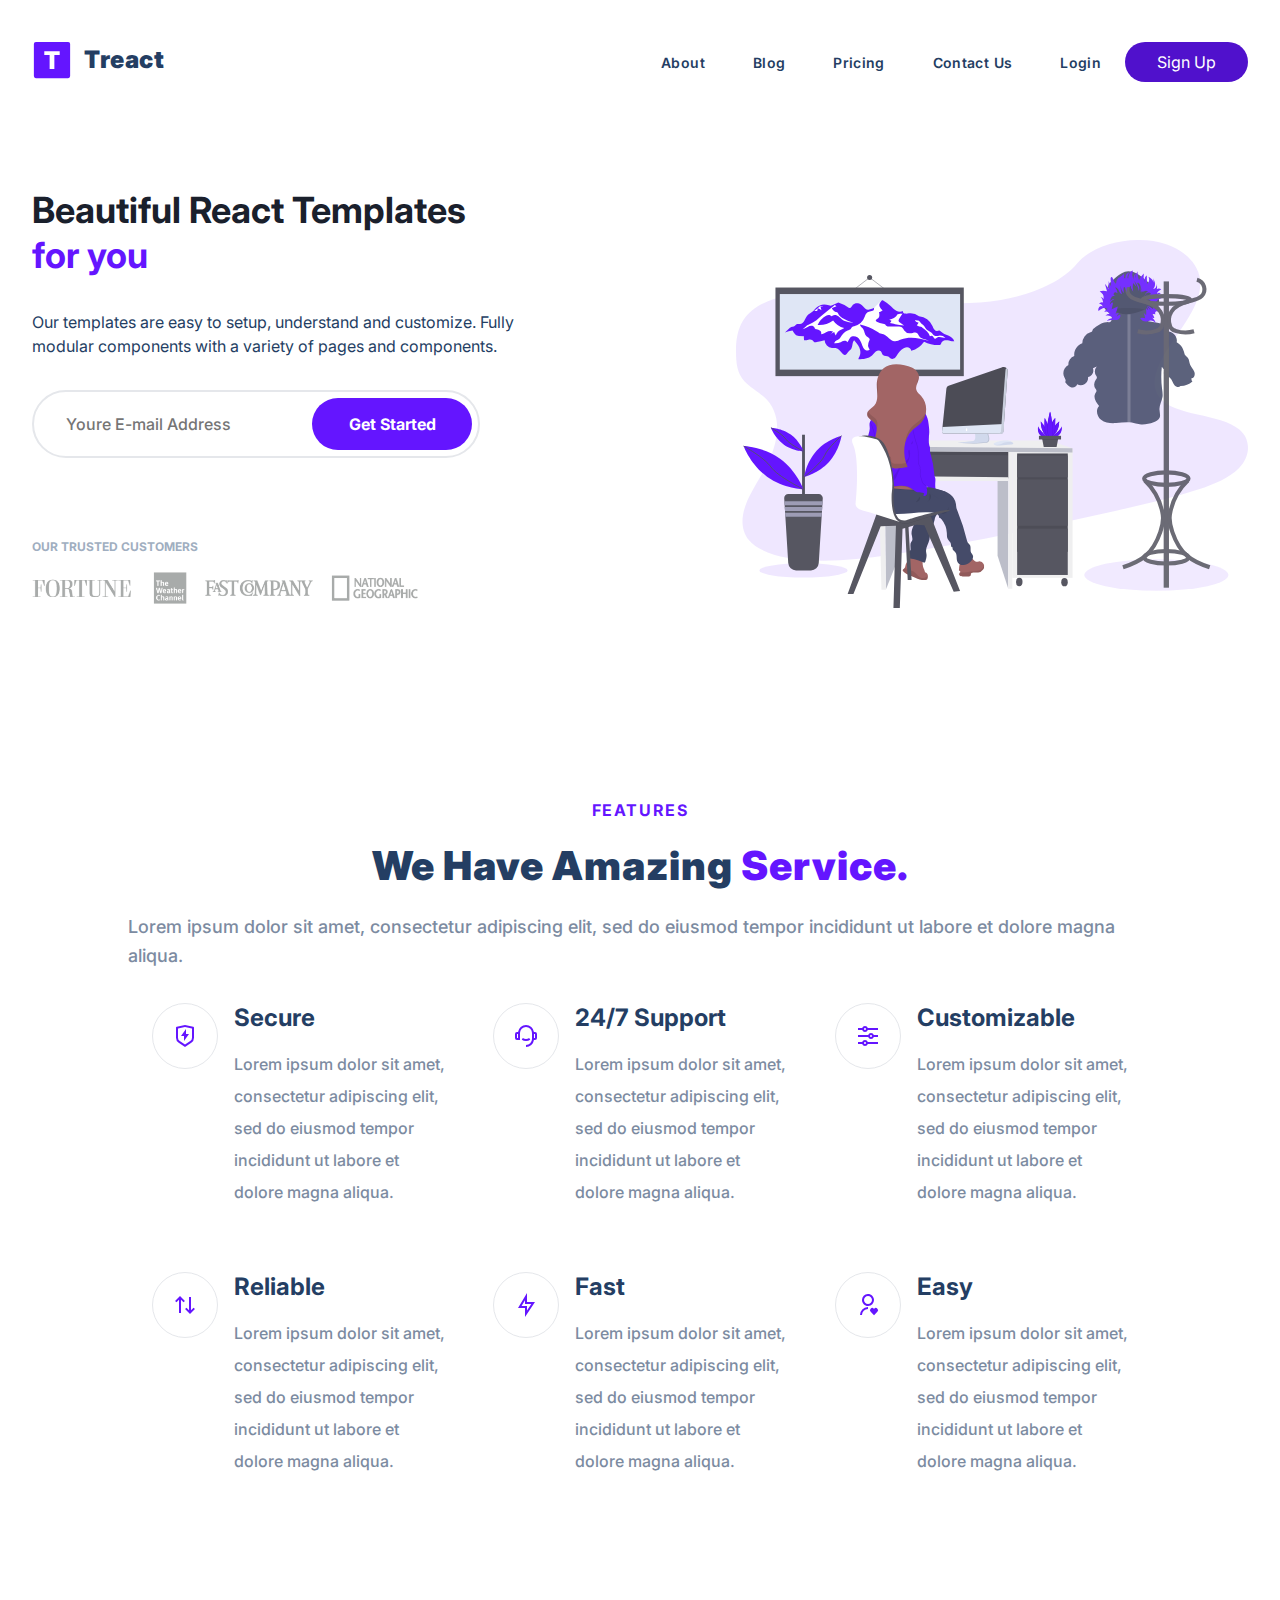
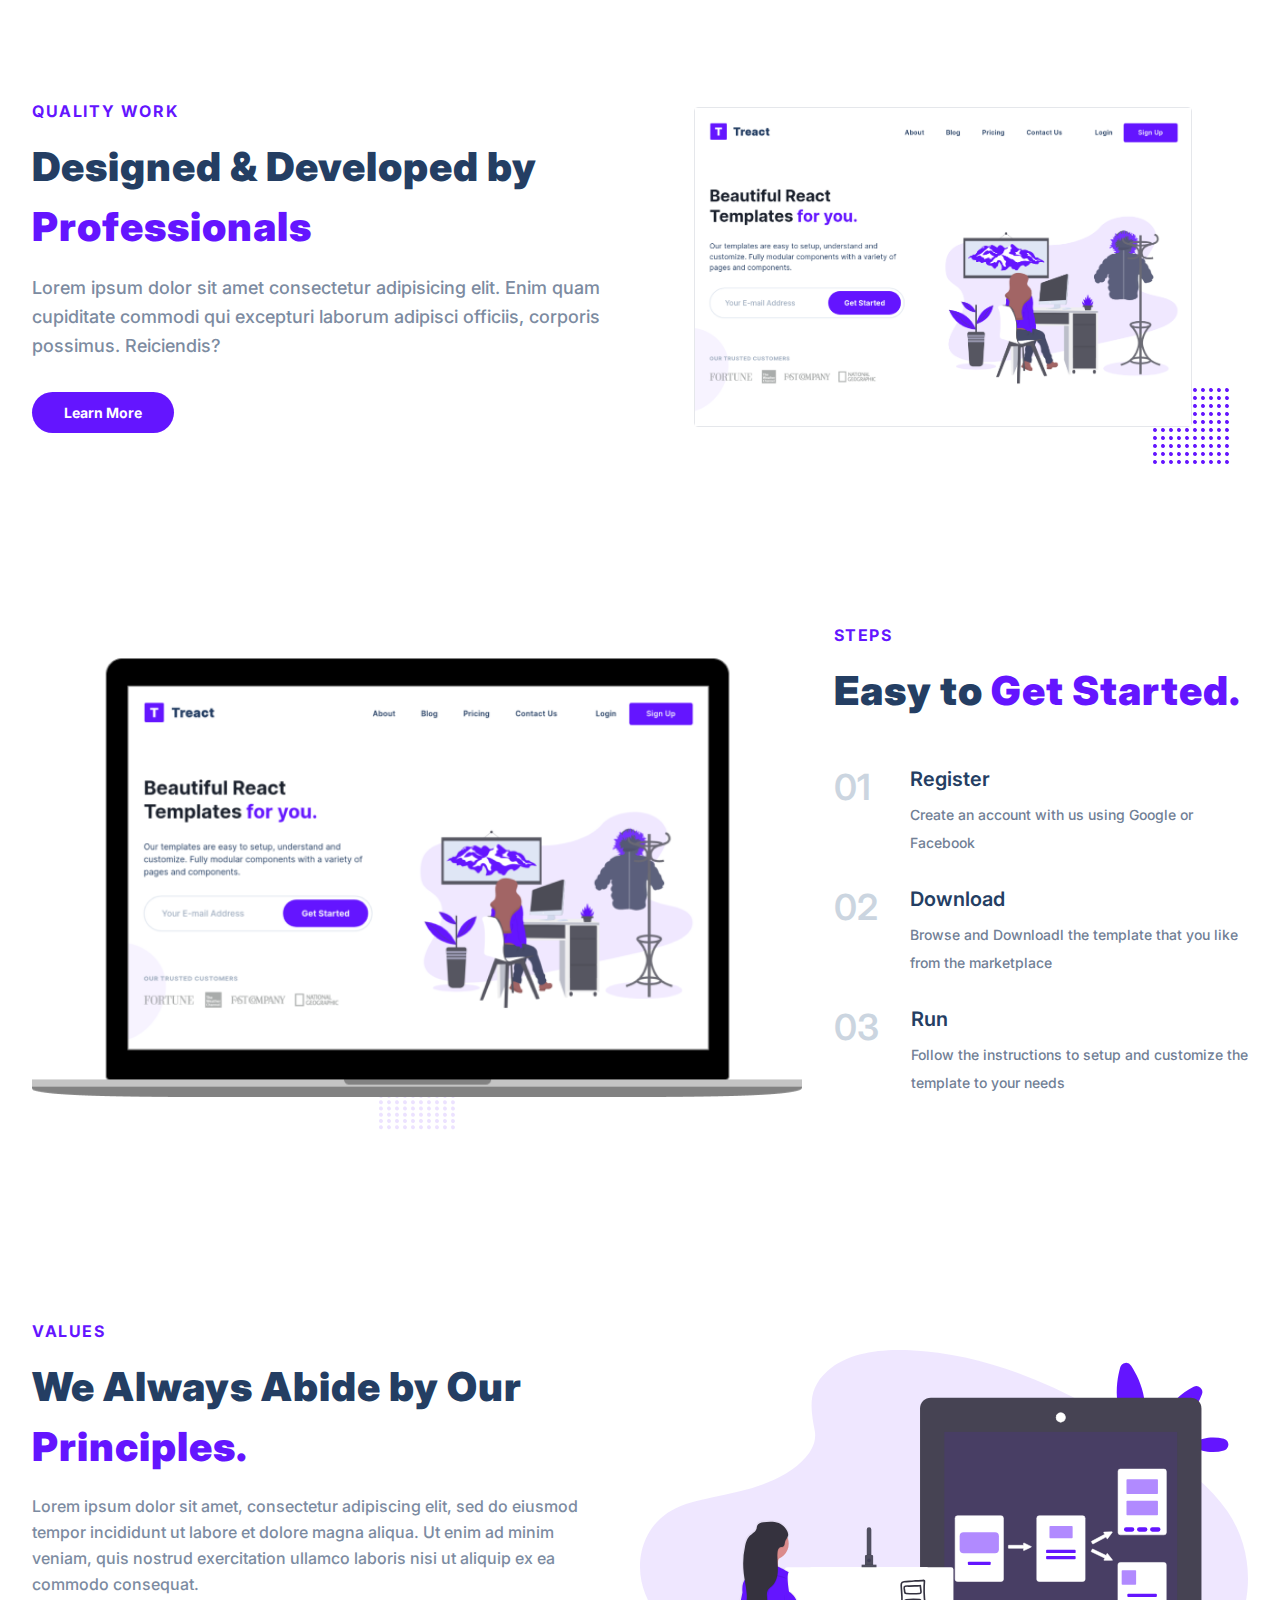
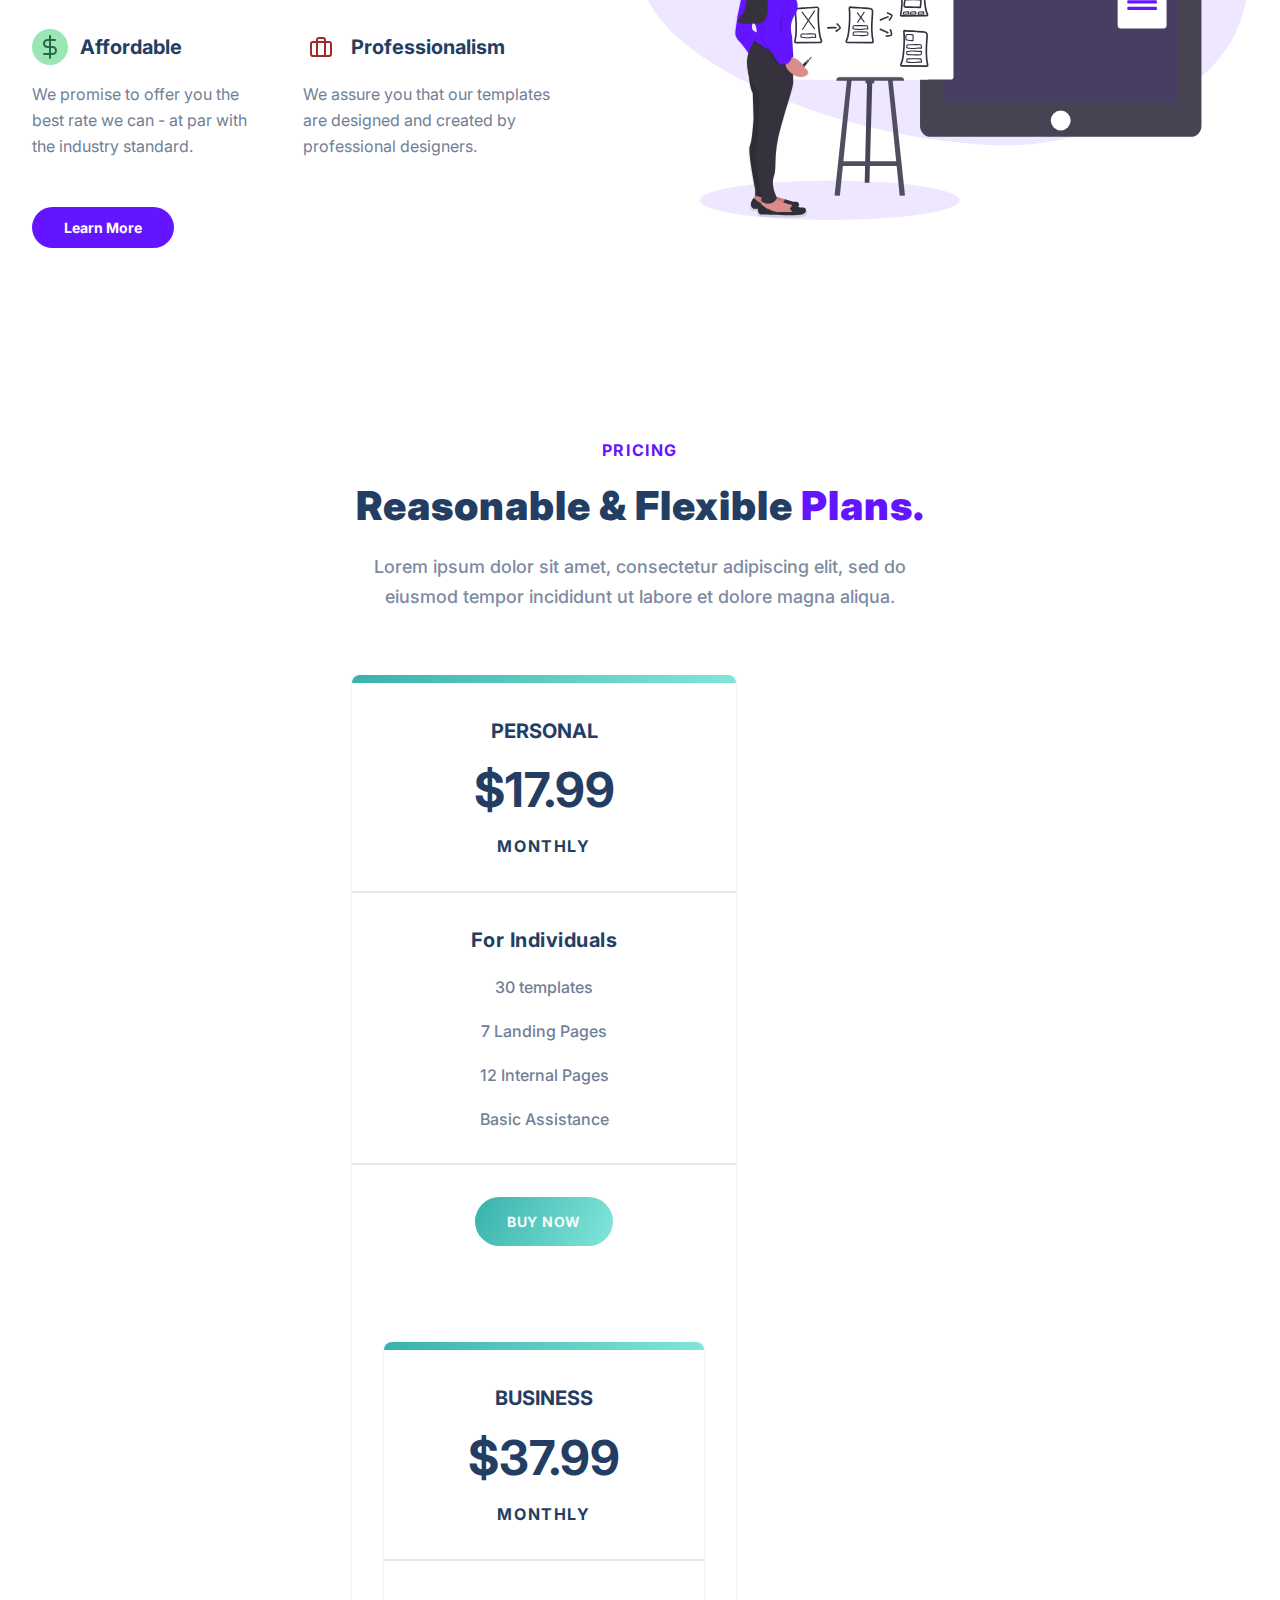
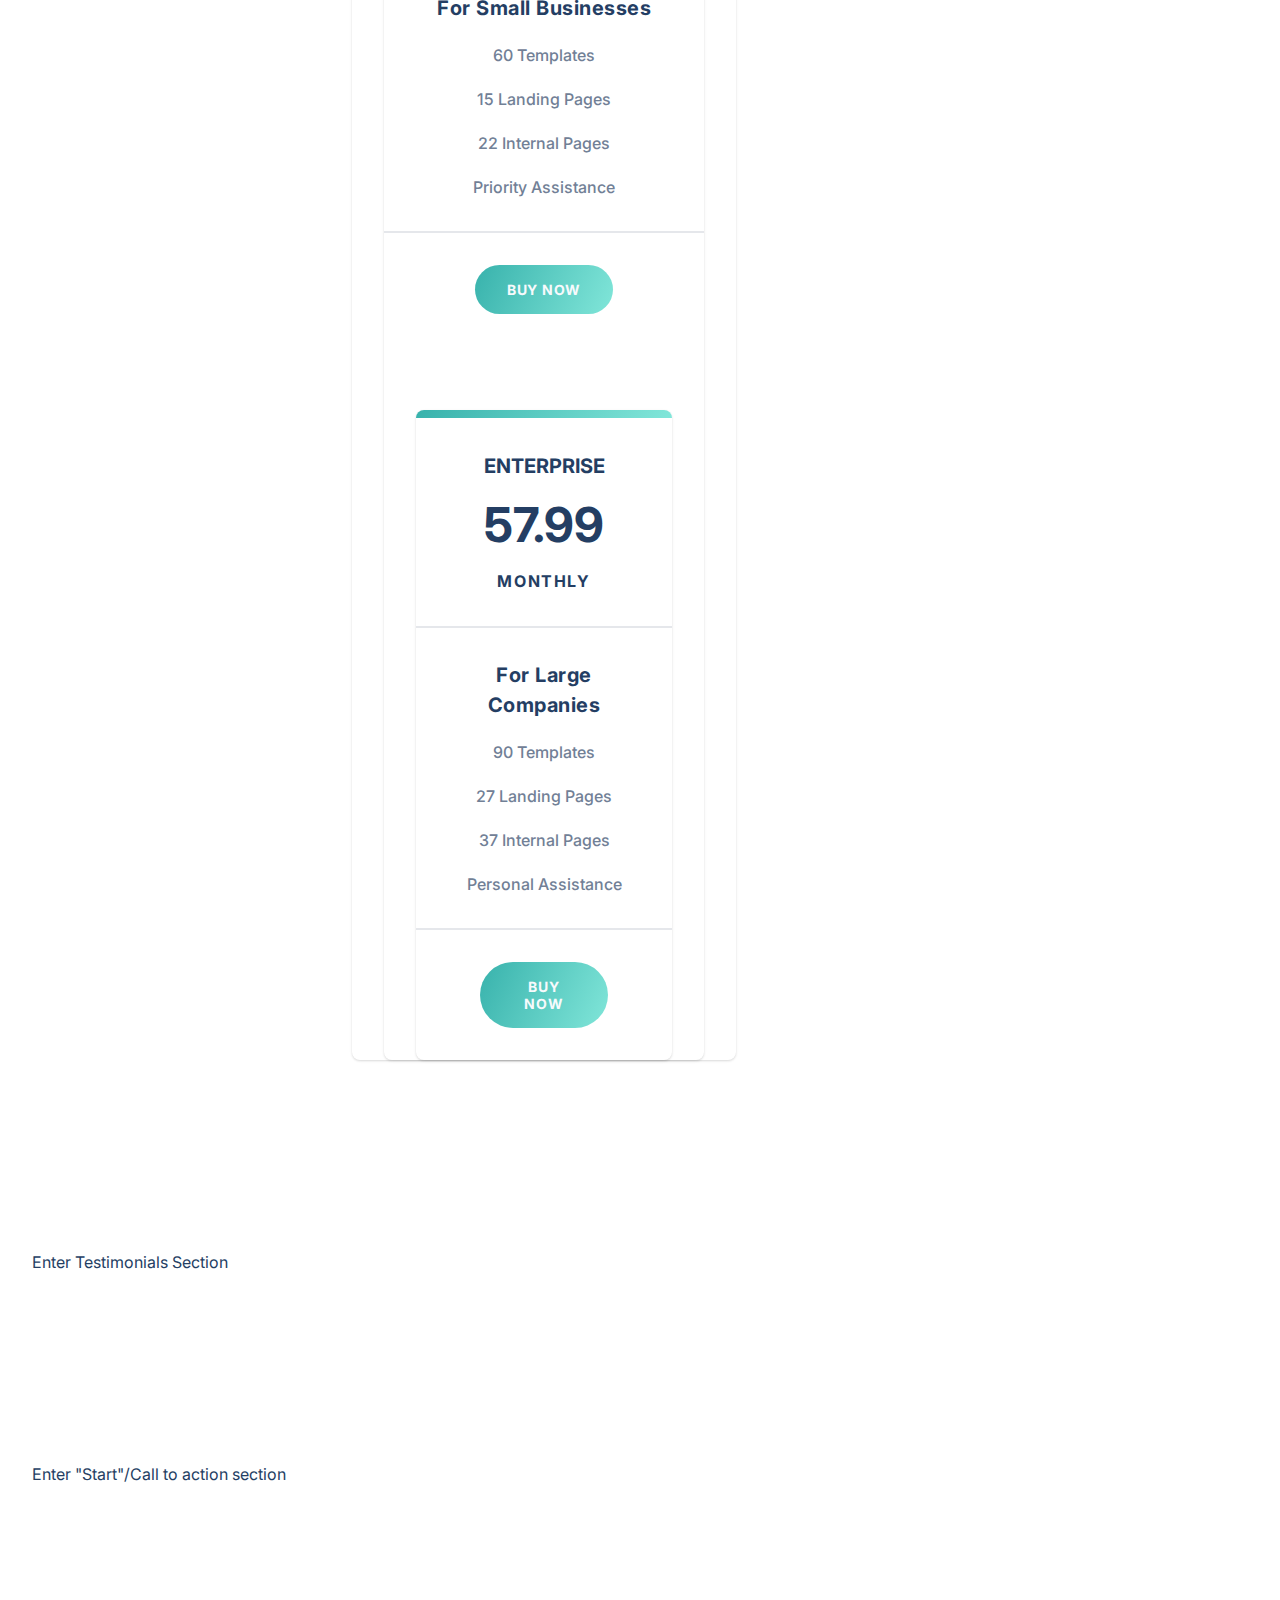
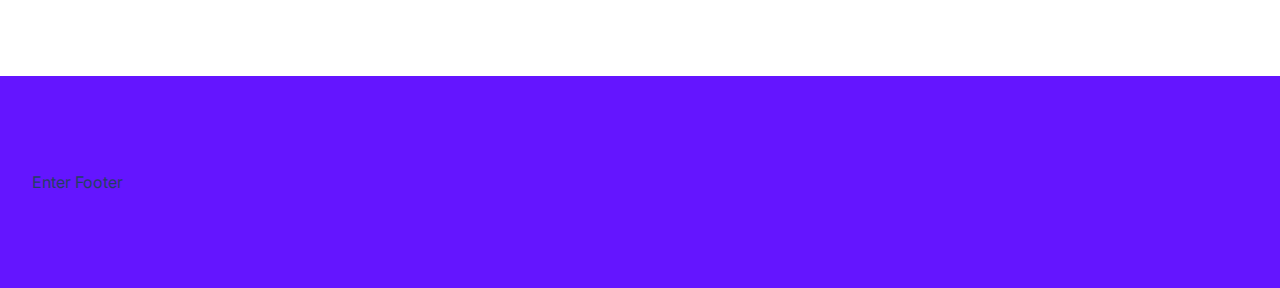
<file: index Treact.html>
<!DOCTYPE html>
<html lang="en">

<head>
    <meta charset="UTF-8">
    <meta http-equiv="X-UA-Compatible" content="IE=edge">
    <meta name="viewport" content="width=device-width, initial-scale=1.0">
    <title>Document</title>
    <link rel="stylesheet" href="style.css">
    <link rel="stylesheet" href="https://pro.fontawesome.com/releases/v5.10.0/css/all.css"
        integrity="sha384-AYmEC3Yw5cVb3ZcuHtOA93w35dYTsvhLPVnYs9eStHfGJvOvKxVfELGroGkvsg+p" crossorigin="anonymous" />
    <script src="script.js"></script>
</head>

<body>
    <section id="landing">
        <nav>
            <div class="row nav__row">
                <div class="nav__logo">
                    <img src="./assets/logo.2c489fc453a1783cbadacf914efa3df6.svg" class="nav__logo--img" alt="logo">
                    <div class="nav__logo--title">Treact</div>
                </div>
                <div class="nav__links">
                    <a href="#" class="nav__link">About</a>
                    <a href="#" class="nav__link">Blog</a>
                    <a href="#" class="nav__link">Pricing</a>
                    <a href="#" class="nav__link">Contact Us</a>
                    <a href="#" class="nav__link">Login</a>
                    <a href="#" class="nav__link--primary">Sign Up</a>
                </div>
                <button class="btn__menu" onclick="openMenu()">
                    <svg xmlns="http://www.w3.org/2000/svg" width="24" height="24" viewBox="0 0 24 24" fill="none"
                        stroke="currentColor" stroke-width="2" stroke-linecap="round" stroke-linejoin="round"
                        class="btn__menu--svg">
                        <line x1="3" y1="12" x2="21" y2="12"></line>
                        <line x1="3" y1="6" x2="21" y2="6"></line>
                        <line x1="3" y1="18" x2="21" y2="18"></line>
                    </svg>
                </button>
            </div>
        </nav>
        <div class="modal">
            <button class="btn__menu btn__menu--close" onclick="closeMenu()">
                <svg xmlns="http://www.w3.org/2000/svg" width="24" height="24" viewBox="0 0 24 24" fill="none"
                    stroke="currentColor" stroke-width="2" stroke-linecap="round" stroke-linejoin="round"
                    class="light___StyledCloseIcon-lj69nl-14 fASujC">
                    <line x1="18" y1="6" x2="6" y2="18"></line>
                    <line x1="6" y1="6" x2="18" y2="18"></line>
                </svg>
            </button>
            <div class="modal__links">
                <a class="modal__link">About</a>
                <a class="modal__link">Blog</a>
                <a class="modal__link">Pricing</a>
                <a class="modal__link">Contact Us</a>
                <a class="modal__link">Login</a>
                <a class="modal__link modal__link--primary">Sign Up</a>
            </div>
        </div>
        <header>
            <div class="container">
                <div class="row">
                    <div class="header__description">
                        <h1>Beautiful React Templates <span class="purple">for you</span></h1>
                        <p class="header__description--para">Our templates are easy to setup, understand and customize.
                            Fully modular components with a variety of pages and components.</p>
                        <div class="header__email">
                            <input type="email" class="header__email--input" placeholder="Youre E-mail Address">
                            <button class="header__email--btn">Get Started</button>
                        </div>
                        <p class="header__customers--title">OUR TRUSTED CUSTOMERS</p>
                        <img src="./assets/customers-logo-strip.680ac7c2e8ae28161d2c.png" class="header__customers">
                    </div>
                    <figure class="header__img--wrapper">
                        <img src="./assets/design-illustration-2.6da6a00b20c07c4a9b65d1870679e1b8.svg"
                            class="header__img" alt="">
                    </figure>
                </div>
        </header>
    </section>
    <main>
        <section id="features">
            <div class="container">
                <div class="row__narrow">
                    <h4 class="section__tag">Features</h4>
                    <h2 class="section__title">We Have Amazing <span class="purple">Service.</span></h2>
                    <p class="section__para">Lorem ipsum dolor sit amet, consectetur adipiscing elit, sed do eiusmod
                        tempor incididunt ut labore et dolore magna aliqua.</p>
                    <div class="features">
                        <div class="feature">
                            <div class="feature__row">
                                <figure class="feature__img--wrapper">
                                    <img src="./assets/shield-icon.daefe14b320b14fbd9cbd18908ac93ec.svg"
                                        class="feature__img" alt="">
                                </figure>
                                <div class="feature__text">
                                    <h2 class="feature__title">Secure</h2>
                                    <p class="feature__para">
                                        Lorem ipsum dolor sit amet, consectetur adipiscing elit, sed do
                                        eiusmod tempor incididunt ut labore et dolore magna aliqua.
                                    </p>
                                </div>
                            </div>
                        </div>
                        <div class="feature">
                            <div class="feature__row">
                                <figure class="feature__img--wrapper">
                                    <img src="./assets/support-icon.f9253ffa8cb6ffde5bbaa05eb5136375.svg"
                                        class="feature__img" alt="">
                                </figure>
                                <div class="feature__text">
                                    <h2 class="feature__title">24/7 Support</h2>
                                    <p class="feature__para">
                                        Lorem ipsum dolor sit amet, consectetur adipiscing elit, sed do
                                        eiusmod tempor incididunt ut labore et dolore magna aliqua.
                                    </p>
                                </div>
                            </div>
                        </div>
                        <div class="feature">
                            <div class="feature__row">
                                <figure class="feature__img--wrapper">
                                    <img src="./assets/customize-icon.367468c90fd796009b97fbfba67b2c6a.svg"
                                        class="feature__img" alt="">
                                </figure>
                                <div class="feature__text">
                                    <h2 class="feature__title">Customizable</h2>
                                    <p class="feature__para">
                                        Lorem ipsum dolor sit amet, consectetur adipiscing elit, sed do
                                        eiusmod tempor incididunt ut labore et dolore magna aliqua.
                                    </p>
                                </div>
                            </div>
                        </div>
                        <div class="feature">
                            <div class="feature__row">
                                <figure class="feature__img--wrapper">
                                    <img src="./assets/reliable-icon.1367510a8f0a1bec76dc425d25f92f43.svg"
                                        class="feature__img" alt="">
                                </figure>
                                <div class="feature__text">
                                    <h2 class="feature__title">Reliable</h2>
                                    <p class="feature__para">
                                        Lorem ipsum dolor sit amet, consectetur adipiscing elit, sed do
                                        eiusmod tempor incididunt ut labore et dolore magna aliqua.
                                    </p>
                                </div>
                            </div>
                        </div>
                        <div class="feature">
                            <div class="feature__row">
                                <figure class="feature__img--wrapper">
                                    <img src="./assets/fast-icon.dbb971a73d4805d2fc3bcdacdb55beba.svg"
                                        class="feature__img" alt="">
                                </figure>
                                <div class="feature__text">
                                    <h2 class="feature__title">Fast</h2>
                                    <p class="feature__para">
                                        Lorem ipsum dolor sit amet, consectetur adipiscing elit, sed do
                                        eiusmod tempor incididunt ut labore et dolore magna aliqua.
                                    </p>
                                </div>
                            </div>
                        </div>
                        <div class="feature">
                            <div class="feature__row">
                                <figure class="feature__img--wrapper">
                                    <img src="./assets/simple-icon.673b7e1750b2a4ef32907fc164828d00.svg"
                                        class="feature__img" alt="">
                                </figure>
                                <div class="feature__text">
                                    <h2 class="feature__title">Easy</h2>
                                    <p class="feature__para">
                                        Lorem ipsum dolor sit amet, consectetur adipiscing elit, sed do
                                        eiusmod tempor incididunt ut labore et dolore magna aliqua.
                                    </p>
                                </div>
                            </div>
                        </div>
                    </div>
                </div>
            </div>
        </section>
        <section id="quality">
            <div class="container">
                <div class="row">
                    <div class="quality__description">
                        <div class="section__tag">Quality Work</div>
                        <h2 class="section__title">Designed & Developed by <span class="purple">Professionals</span>
                        </h2>
                        <p class="section__para">Lorem ipsum dolor sit amet consectetur adipisicing elit. Enim quam
                            cupiditate commodi qui excepturi laborum adipisci officiis, corporis possimus. Reiciendis?
                        </p>
                        <button class="btn">Learn More</button>
                    </div>
                    <figure class="quality__img--wrapper">
                        <img src="./assets/hero-screenshot-1.40a097b525c2f8c9808e.png" class="quality__img">
                        <svg viewBox="0 0 1280 1280" class="quality__grid">
                            <path
                                d="M55 33.5C44.5 37 35 47.6 32.8 58.3c-4.3 20.6 16.3 41.2 36.9 36.9 15.5-3.2 27.5-19 26-33.9-1.1-10.5-9-21.3-19-26.2-6.1-2.9-15.5-3.6-21.7-1.6zM183 33.5c-15.1 5-25.3 21.6-22.2 36.2 2.5 11.9 13.6 23 25.4 25.5 19.4 4.1 39.5-14.2 37.5-33.9-1.1-10.5-9-21.3-19-26.2-6.1-2.9-15.5-3.6-21.7-1.6zM311 33.5c-10.5 3.5-20 14.1-22.2 24.8-4.3 20.6 16.3 41.2 36.9 36.9 15.5-3.2 27.5-19 26-33.9-1.1-10.5-9-21.3-19-26.2-6.1-2.9-15.5-3.6-21.7-1.6zM439 33.5c-10.5 3.5-20 14.1-22.2 24.8-4.3 20.6 16.3 41.2 36.9 36.9 15.5-3.2 27.5-19 26-33.9-1.1-10.5-9-21.3-19-26.2-6.1-2.9-15.5-3.6-21.7-1.6zM567 33.5c-10.5 3.5-20 14.1-22.2 24.8-4.3 20.6 16.3 41.2 36.9 36.9 15.5-3.2 27.5-19 26-33.9-1.1-10.5-9-21.3-19-26.2-6.1-2.9-15.5-3.6-21.7-1.6zM695 33.5c-10.5 3.5-20 14.1-22.2 24.8-4.3 20.6 16.3 41.2 36.9 36.9 15.5-3.2 27.5-19 26-33.9-1.1-10.5-9-21.3-19-26.2-6.1-2.9-15.5-3.6-21.7-1.6zM823 33.5c-10.5 3.5-20 14.1-22.2 24.8-4.3 20.6 16.3 41.2 36.9 36.9 15.5-3.2 27.5-19 26-33.9-1.1-10.5-9-21.3-19-26.2-6.1-2.9-15.5-3.6-21.7-1.6zM951 33.5c-10.5 3.5-20 14.1-22.2 24.8-4.3 20.6 16.3 41.2 36.9 36.9 15.5-3.2 27.5-19 26-33.9-1.1-10.5-9-21.3-19-26.2-6.1-2.9-15.5-3.6-21.7-1.6zM1079 33.5c-10.5 3.5-20 14.1-22.2 24.8-2.5 11.7 3.2 24.4 14.2 31.9 10.7 7.4 22.9 7.5 33.7.3 17.7-11.8 20.1-33.8 5.3-48.5-8.5-8.6-20.7-11.9-31-8.5zM1207 33.5c-10.5 3.5-20 14.1-22.2 24.8-2.5 11.7 3.2 24.4 14.2 31.9 10.7 7.4 22.9 7.5 33.7.3 17.7-11.8 20.1-33.8 5.3-48.5-8.5-8.6-20.7-11.9-31-8.5zM55 161.5c-10.5 3.5-20 14.1-22.2 24.8-4.3 20.6 16.3 41.2 36.9 36.9 15.5-3.2 27.5-19 26-33.9-1.1-10.5-9-21.3-19-26.2-6.1-2.9-15.5-3.6-21.7-1.6zM183 161.5c-15.1 5-25.3 21.6-22.2 36.2 2.5 11.9 13.6 23 25.4 25.5 19.4 4.1 39.5-14.2 37.5-33.9-1.1-10.5-9-21.3-19-26.2-6.1-2.9-15.5-3.6-21.7-1.6zM311 161.5c-10.5 3.5-20 14.1-22.2 24.8-4.3 20.6 16.3 41.2 36.9 36.9 15.5-3.2 27.5-19 26-33.9-1.1-10.5-9-21.3-19-26.2-6.1-2.9-15.5-3.6-21.7-1.6zM439 161.5c-10.5 3.5-20 14.1-22.2 24.8-4.3 20.6 16.3 41.2 36.9 36.9 15.5-3.2 27.5-19 26-33.9-1.1-10.5-9-21.3-19-26.2-6.1-2.9-15.5-3.6-21.7-1.6zM567 161.5c-10.5 3.5-20 14.1-22.2 24.8-4.3 20.6 16.3 41.2 36.9 36.9 15.5-3.2 27.5-19 26-33.9-1.1-10.5-9-21.3-19-26.2-6.1-2.9-15.5-3.6-21.7-1.6zM695 161.5c-10.5 3.5-20 14.1-22.2 24.8-4.3 20.6 16.3 41.2 36.9 36.9 15.5-3.2 27.5-19 26-33.9-1.1-10.5-9-21.3-19-26.2-6.1-2.9-15.5-3.6-21.7-1.6zM823 161.5c-10.5 3.5-20 14.1-22.2 24.8-4.3 20.6 16.3 41.2 36.9 36.9 15.5-3.2 27.5-19 26-33.9-1.1-10.5-9-21.3-19-26.2-6.1-2.9-15.5-3.6-21.7-1.6zM951 161.5c-10.5 3.5-20 14.1-22.2 24.8-4.3 20.6 16.3 41.2 36.9 36.9 15.5-3.2 27.5-19 26-33.9-1.1-10.5-9-21.3-19-26.2-6.1-2.9-15.5-3.6-21.7-1.6zM1079 161.5c-10.5 3.5-20 14.1-22.2 24.8-2.5 11.7 3.2 24.4 14.2 31.9 10.7 7.4 22.9 7.5 33.7.3 17.7-11.8 20.1-33.8 5.3-48.5-8.5-8.6-20.7-11.9-31-8.5zM1207 161.5c-10.5 3.5-20 14.1-22.2 24.8-2.5 11.7 3.2 24.4 14.2 31.9 10.7 7.4 22.9 7.5 33.7.3 17.7-11.8 20.1-33.8 5.3-48.5-8.5-8.6-20.7-11.9-31-8.5zM55 289.5c-10.5 3.5-20 14.1-22.2 24.8-4.3 20.6 16.3 41.2 36.9 36.9 15.5-3.2 27.5-19 26-33.9-1.1-10.5-9-21.3-19-26.2-6.1-2.9-15.5-3.6-21.7-1.6zM183 289.5c-10.5 3.5-20 14.1-22.2 24.8-4.3 20.6 16.3 41.2 36.9 36.9 15.5-3.2 27.5-19 26-33.9-1.1-10.5-9-21.3-19-26.2-6.1-2.9-15.5-3.6-21.7-1.6zM311 289.5c-10.5 3.5-20 14.1-22.2 24.8-4.3 20.6 16.3 41.2 36.9 36.9 15.5-3.2 27.5-19 26-33.9-1.1-10.5-9-21.3-19-26.2-6.1-2.9-15.5-3.6-21.7-1.6zM439 289.5c-10.5 3.5-20 14.1-22.2 24.8-4.3 20.6 16.3 41.2 36.9 36.9 15.5-3.2 27.5-19 26-33.9-1.1-10.5-9-21.3-19-26.2-6.1-2.9-15.5-3.6-21.7-1.6zM567 289.5c-10.5 3.5-20 14.1-22.2 24.8-4.3 20.6 16.3 41.2 36.9 36.9 15.5-3.2 27.5-19 26-33.9-1.1-10.5-9-21.3-19-26.2-6.1-2.9-15.5-3.6-21.7-1.6zM695 289.5c-10.5 3.5-20 14.1-22.2 24.8-4.3 20.6 16.3 41.2 36.9 36.9 15.5-3.2 27.5-19 26-33.9-1.1-10.5-9-21.3-19-26.2-6.1-2.9-15.5-3.6-21.7-1.6zM823 289.5c-10.5 3.5-20 14.1-22.2 24.8-4.3 20.6 16.3 41.2 36.9 36.9 15.5-3.2 27.5-19 26-33.9-1.1-10.5-9-21.3-19-26.2-6.1-2.9-15.5-3.6-21.7-1.6zM951 289.5c-10.5 3.5-20 14.1-22.2 24.8-4.3 20.6 16.3 41.2 36.9 36.9 15.5-3.2 27.5-19 26-33.9-1.1-10.5-9-21.3-19-26.2-6.1-2.9-15.5-3.6-21.7-1.6zM1079 289.5c-10.5 3.5-20 14.1-22.2 24.8-4.3 20.6 16.3 41.2 36.9 36.9 15.5-3.2 27.5-19 26-33.9-1.1-10.5-9-21.3-19-26.2-6.1-2.9-15.5-3.6-21.7-1.6zM1207 289.5c-10.5 3.5-20 14.1-22.2 24.8-4.3 20.6 16.3 41.2 36.9 36.9 15.5-3.2 27.5-19 26-33.9-1.1-10.5-9-21.3-19-26.2-6.1-2.9-15.5-3.6-21.7-1.6zM55 417.5c-10.5 3.5-20 14.1-22.2 24.8-4.3 20.6 16.3 41.2 36.9 36.9 15.5-3.2 27.5-19 26-33.9-1.1-10.5-9-21.3-19-26.2-6.1-2.9-15.5-3.6-21.7-1.6zM183 417.5c-10.5 3.5-20 14.1-22.2 24.8-4.3 20.6 16.3 41.2 36.9 36.9 15.5-3.2 27.5-19 26-33.9-1.1-10.5-9-21.3-19-26.2-6.1-2.9-15.5-3.6-21.7-1.6zM311 417.5c-10.5 3.5-20 14.1-22.2 24.8-4.3 20.6 16.3 41.2 36.9 36.9 15.5-3.2 27.5-19 26-33.9-1.1-10.5-9-21.3-19-26.2-6.1-2.9-15.5-3.6-21.7-1.6zM439 417.5c-10.5 3.5-20 14.1-22.2 24.8-4.3 20.6 16.3 41.2 36.9 36.9 15.5-3.2 27.5-19 26-33.9-1.1-10.5-9-21.3-19-26.2-6.1-2.9-15.5-3.6-21.7-1.6zM567 417.5c-10.5 3.5-20 14.1-22.2 24.8-4.3 20.6 16.3 41.2 36.9 36.9 15.5-3.2 27.5-19 26-33.9-1.1-10.5-9-21.3-19-26.2-6.1-2.9-15.5-3.6-21.7-1.6zM695 417.5c-10.5 3.5-20 14.1-22.2 24.8-4.3 20.6 16.3 41.2 36.9 36.9 15.5-3.2 27.5-19 26-33.9-1.1-10.5-9-21.3-19-26.2-6.1-2.9-15.5-3.6-21.7-1.6zM823 417.5c-10.5 3.5-20 14.1-22.2 24.8-4.3 20.6 16.3 41.2 36.9 36.9 15.5-3.2 27.5-19 26-33.9-1.1-10.5-9-21.3-19-26.2-6.1-2.9-15.5-3.6-21.7-1.6zM951 417.5c-10.5 3.5-20 14.1-22.2 24.8-4.3 20.6 16.3 41.2 36.9 36.9 15.5-3.2 27.5-19 26-33.9-1.1-10.5-9-21.3-19-26.2-6.1-2.9-15.5-3.6-21.7-1.6zM1079 417.5c-10.5 3.5-20 14.1-22.2 24.8-4.3 20.6 16.3 41.2 36.9 36.9 15.5-3.2 27.5-19 26-33.9-1.1-10.5-9-21.3-19-26.2-6.1-2.9-15.5-3.6-21.7-1.6zM1207 417.5c-10.5 3.5-20 14.1-22.2 24.8-4.3 20.6 16.3 41.2 36.9 36.9 15.5-3.2 27.5-19 26-33.9-1.1-10.5-9-21.3-19-26.2-6.1-2.9-15.5-3.6-21.7-1.6zM55 545.5c-10.5 3.5-20 14.1-22.2 24.8-4.3 20.6 16.3 41.2 36.9 36.9 15.5-3.2 27.5-19 26-33.9-1.1-10.5-9-21.3-19-26.2-6.1-2.9-15.5-3.6-21.7-1.6zM183 545.5c-10.5 3.5-20 14.1-22.2 24.8-4.3 20.6 16.3 41.2 36.9 36.9 15.5-3.2 27.5-19 26-33.9-1.1-10.5-9-21.3-19-26.2-6.1-2.9-15.5-3.6-21.7-1.6zM311 545.5c-10.5 3.5-20 14.1-22.2 24.8-4.3 20.6 16.3 41.2 36.9 36.9 15.5-3.2 27.5-19 26-33.9-1.1-10.5-9-21.3-19-26.2-6.1-2.9-15.5-3.6-21.7-1.6zM439 545.5c-10.5 3.5-20 14.1-22.2 24.8-4.3 20.6 16.3 41.2 36.9 36.9 15.5-3.2 27.5-19 26-33.9-1.1-10.5-9-21.3-19-26.2-6.1-2.9-15.5-3.6-21.7-1.6zM567 545.5c-10.5 3.5-20 14.1-22.2 24.8-4.3 20.6 16.3 41.2 36.9 36.9 15.5-3.2 27.5-19 26-33.9-1.1-10.5-9-21.3-19-26.2-6.1-2.9-15.5-3.6-21.7-1.6zM695 545.5c-10.5 3.5-20 14.1-22.2 24.8-4.3 20.6 16.3 41.2 36.9 36.9 15.5-3.2 27.5-19 26-33.9-1.1-10.5-9-21.3-19-26.2-6.1-2.9-15.5-3.6-21.7-1.6zM823 545.5c-10.5 3.5-20 14.1-22.2 24.8-4.3 20.6 16.3 41.2 36.9 36.9 15.5-3.2 27.5-19 26-33.9-1.1-10.5-9-21.3-19-26.2-6.1-2.9-15.5-3.6-21.7-1.6zM951 545.5c-10.5 3.5-20 14.1-22.2 24.8-4.3 20.6 16.3 41.2 36.9 36.9 15.5-3.2 27.5-19 26-33.9-1.1-10.5-9-21.3-19-26.2-6.1-2.9-15.5-3.6-21.7-1.6zM1079 545.5c-10.5 3.5-20 14.1-22.2 24.8-4.3 20.6 16.3 41.2 36.9 36.9 15.5-3.2 27.5-19 26-33.9-1.1-10.5-9-21.3-19-26.2-6.1-2.9-15.5-3.6-21.7-1.6zM1207 545.5c-10.5 3.5-20 14.1-22.2 24.8-4.3 20.6 16.3 41.2 36.9 36.9 15.5-3.2 27.5-19 26-33.9-1.1-10.5-9-21.3-19-26.2-6.1-2.9-15.5-3.6-21.7-1.6zM55 673.5c-10.5 3.5-20 14.1-22.2 24.8-4.3 20.6 16.3 41.2 36.9 36.9 15.5-3.2 27.5-19 26-33.9-1.1-10.5-9-21.3-19-26.2-6.1-2.9-15.5-3.6-21.7-1.6zM183 673.5c-10.5 3.5-20 14.1-22.2 24.8-4.3 20.6 16.3 41.2 36.9 36.9 15.5-3.2 27.5-19 26-33.9-1.1-10.5-9-21.3-19-26.2-6.1-2.9-15.5-3.6-21.7-1.6zM311 673.5c-10.5 3.5-20 14.1-22.2 24.8-4.3 20.6 16.3 41.2 36.9 36.9 15.5-3.2 27.5-19 26-33.9-1.1-10.5-9-21.3-19-26.2-6.1-2.9-15.5-3.6-21.7-1.6zM439 673.5c-10.5 3.5-20 14.1-22.2 24.8-4.3 20.6 16.3 41.2 36.9 36.9 15.5-3.2 27.5-19 26-33.9-1.1-10.5-9-21.3-19-26.2-6.1-2.9-15.5-3.6-21.7-1.6zM567 673.5c-10.5 3.5-20 14.1-22.2 24.8-4.3 20.6 16.3 41.2 36.9 36.9 15.5-3.2 27.5-19 26-33.9-1.1-10.5-9-21.3-19-26.2-6.1-2.9-15.5-3.6-21.7-1.6zM695 673.5c-10.5 3.5-20 14.1-22.2 24.8-4.3 20.6 16.3 41.2 36.9 36.9 15.5-3.2 27.5-19 26-33.9-1.1-10.5-9-21.3-19-26.2-6.1-2.9-15.5-3.6-21.7-1.6zM823 673.5c-10.5 3.5-20 14.1-22.2 24.8-4.3 20.6 16.3 41.2 36.9 36.9 15.5-3.2 27.5-19 26-33.9-1.1-10.5-9-21.3-19-26.2-6.1-2.9-15.5-3.6-21.7-1.6zM951 673.5c-10.5 3.5-20 14.1-22.2 24.8-4.3 20.6 16.3 41.2 36.9 36.9 15.5-3.2 27.5-19 26-33.9-1.1-10.5-9-21.3-19-26.2-6.1-2.9-15.5-3.6-21.7-1.6zM1079 673.5c-10.5 3.5-20 14.1-22.2 24.8-4.3 20.6 16.3 41.2 36.9 36.9 15.5-3.2 27.5-19 26-33.9-1.1-10.5-9-21.3-19-26.2-6.1-2.9-15.5-3.6-21.7-1.6zM1207 673.5c-10.5 3.5-20 14.1-22.2 24.8-4.3 20.6 16.3 41.2 36.9 36.9 15.5-3.2 27.5-19 26-33.9-1.1-10.5-9-21.3-19-26.2-6.1-2.9-15.5-3.6-21.7-1.6zM55 801.5c-10.5 3.5-20 14.1-22.2 24.8-4.3 20.6 16.3 41.2 36.9 36.9 15.5-3.2 27.5-19 26-33.9-1.1-10.5-9-21.3-19-26.2-6.1-2.9-15.5-3.6-21.7-1.6zM183 801.5c-10.5 3.5-20 14.1-22.2 24.8-4.3 20.6 16.3 41.2 36.9 36.9 15.5-3.2 27.5-19 26-33.9-1.1-10.5-9-21.3-19-26.2-6.1-2.9-15.5-3.6-21.7-1.6zM311 801.5c-10.5 3.5-20 14.1-22.2 24.8-2.5 11.7 3.2 24.4 14.2 31.9 10.7 7.4 22.9 7.5 33.7.3 17.7-11.8 20.1-33.8 5.3-48.5-8.5-8.6-20.7-11.9-31-8.5zM439 801.5c-10.5 3.5-20 14.1-22.2 24.8-2.5 11.7 3.2 24.4 14.2 31.9 10.7 7.4 22.9 7.5 33.7.3 17.7-11.8 20.1-33.8 5.3-48.5-8.5-8.6-20.7-11.9-31-8.5zM567 801.5c-15.1 5-25.3 21.6-22.2 36.2 2.5 11.9 13.6 23 25.5 25.5 19.3 4.1 39.4-14.2 37.4-33.9-1.1-10.5-9-21.3-19-26.2-6.1-2.9-15.5-3.6-21.7-1.6zM695 801.5c-15.1 5-25.3 21.6-22.2 36.2 2.5 11.9 13.6 23 25.5 25.5 19.3 4.1 39.4-14.2 37.4-33.9-1.1-10.5-9-21.3-19-26.2-6.1-2.9-15.5-3.6-21.7-1.6zM823 801.5c-15.1 5-25.3 21.6-22.2 36.2 2.5 11.9 13.6 23 25.5 25.5 19.3 4.1 39.4-14.2 37.4-33.9-1.1-10.5-9-21.3-19-26.2-6.1-2.9-15.5-3.6-21.7-1.6zM951 801.5c-15.1 5-25.3 21.6-22.2 36.2 2.5 11.9 13.6 23 25.5 25.5 19.3 4.1 39.4-14.2 37.4-33.9-1.1-10.5-9-21.3-19-26.2-6.1-2.9-15.5-3.6-21.7-1.6zM1079 801.5c-10.5 3.5-20 14.1-22.2 24.8-4.3 20.6 16.3 41.2 36.9 36.9 15.5-3.2 27.5-19 26-33.9-1.1-10.5-9-21.3-19-26.2-6.1-2.9-15.5-3.6-21.7-1.6zM1207 801.5c-10.5 3.5-20 14.1-22.2 24.8-4.3 20.6 16.3 41.2 36.9 36.9 15.5-3.2 27.5-19 26-33.9-1.1-10.5-9-21.3-19-26.2-6.1-2.9-15.5-3.6-21.7-1.6zM55 929.5c-10.5 3.5-20 14.1-22.2 24.8-4.3 20.6 16.3 41.2 36.9 36.9 15.5-3.2 27.5-19 26-33.9-1.1-10.5-9-21.3-19-26.2-6.1-2.9-15.5-3.6-21.7-1.6zM183 929.5c-10.5 3.5-20 14.1-22.2 24.8-4.3 20.6 16.3 41.2 36.9 36.9 15.5-3.2 27.5-19 26-33.9-1.1-10.5-9-21.3-19-26.2-6.1-2.9-15.5-3.6-21.7-1.6zM311 929.5c-10.5 3.5-20 14.1-22.2 24.8-2.5 11.7 3.2 24.4 14.2 31.9 10.7 7.4 22.9 7.5 33.7.3 17.7-11.8 20.1-33.8 5.3-48.5-8.5-8.6-20.7-11.9-31-8.5zM439 929.5c-10.5 3.5-20 14.1-22.2 24.8-2.5 11.7 3.2 24.4 14.2 31.9 10.7 7.4 22.9 7.5 33.7.3 17.7-11.8 20.1-33.8 5.3-48.5-8.5-8.6-20.7-11.9-31-8.5zM567 929.5c-15.1 5-25.3 21.6-22.2 36.2 2.5 11.9 13.6 23 25.5 25.5 19.3 4.1 39.4-14.2 37.4-33.9-1.1-10.5-9-21.3-19-26.2-6.1-2.9-15.5-3.6-21.7-1.6zM695 929.5c-15.1 5-25.3 21.6-22.2 36.2 2.5 11.9 13.6 23 25.5 25.5 19.3 4.1 39.4-14.2 37.4-33.9-1.1-10.5-9-21.3-19-26.2-6.1-2.9-15.5-3.6-21.7-1.6zM823 929.5c-15.1 5-25.3 21.6-22.2 36.2 2.5 11.9 13.6 23 25.5 25.5 19.3 4.1 39.4-14.2 37.4-33.9-1.1-10.5-9-21.3-19-26.2-6.1-2.9-15.5-3.6-21.7-1.6zM951 929.5c-15.1 5-25.3 21.6-22.2 36.2 2.5 11.9 13.6 23 25.5 25.5 19.3 4.1 39.4-14.2 37.4-33.9-1.1-10.5-9-21.3-19-26.2-6.1-2.9-15.5-3.6-21.7-1.6zM1079 929.5c-10.5 3.5-20 14.1-22.2 24.8-4.3 20.6 16.3 41.2 36.9 36.9 15.5-3.2 27.5-19 26-33.9-1.1-10.5-9-21.3-19-26.2-6.1-2.9-15.5-3.6-21.7-1.6zM1207 929.5c-10.5 3.5-20 14.1-22.2 24.8-4.3 20.6 16.3 41.2 36.9 36.9 15.5-3.2 27.5-19 26-33.9-1.1-10.5-9-21.3-19-26.2-6.1-2.9-15.5-3.6-21.7-1.6zM55 1057.5c-10.5 3.5-20 14.1-22.2 24.8-4.3 20.6 16.3 41.2 36.9 36.9 15.5-3.2 27.5-19 26-33.9-1.1-10.5-9-21.3-19-26.2-6.1-2.9-15.5-3.6-21.7-1.6zM183 1057.5c-10.5 3.5-20 14.1-22.2 24.8-4.3 20.6 16.3 41.2 36.9 36.9 15.5-3.2 27.5-19 26-33.9-1.1-10.5-9-21.3-19-26.2-6.1-2.9-15.5-3.6-21.7-1.6zM311 1057.5c-10.5 3.5-20 14.1-22.2 24.8-2.5 11.7 3.2 24.4 14.2 31.9 10.7 7.4 22.9 7.5 33.7.3 17.7-11.8 20.1-33.8 5.3-48.5-8.5-8.6-20.7-11.9-31-8.5zM439 1057.5c-10.5 3.5-20 14.1-22.2 24.8-2.5 11.7 3.2 24.4 14.2 31.9 10.7 7.4 22.9 7.5 33.7.3 17.7-11.8 20.1-33.8 5.3-48.5-8.5-8.6-20.7-11.9-31-8.5zM567 1057.5c-10.5 3.5-20 14.1-22.2 24.8-4.3 20.6 16.3 41.2 36.9 36.9 15.5-3.2 27.5-19 26-33.9-1.1-10.5-9-21.3-19-26.2-6.1-2.9-15.5-3.6-21.7-1.6zM695 1057.5c-10.5 3.5-20 14.1-22.2 24.8-4.3 20.6 16.3 41.2 36.9 36.9 15.5-3.2 27.5-19 26-33.9-1.1-10.5-9-21.3-19-26.2-6.1-2.9-15.5-3.6-21.7-1.6zM823 1057.5c-10.5 3.5-20 14.1-22.2 24.8-4.3 20.6 16.3 41.2 36.9 36.9 15.5-3.2 27.5-19 26-33.9-1.1-10.5-9-21.3-19-26.2-6.1-2.9-15.5-3.6-21.7-1.6zM951 1057.5c-10.5 3.5-20 14.1-22.2 24.8-4.3 20.6 16.3 41.2 36.9 36.9 15.5-3.2 27.5-19 26-33.9-1.1-10.5-9-21.3-19-26.2-6.1-2.9-15.5-3.6-21.7-1.6zM1079 1057.5c-10.5 3.5-20 14.1-22.2 24.8-4.3 20.6 16.3 41.2 36.9 36.9 15.5-3.2 27.5-19 26-33.9-1.1-10.5-9-21.3-19-26.2-6.1-2.9-15.5-3.6-21.7-1.6zM1207 1057.5c-10.5 3.5-20 14.1-22.2 24.8-4.3 20.6 16.3 41.2 36.9 36.9 15.5-3.2 27.5-19 26-33.9-1.1-10.5-9-21.3-19-26.2-6.1-2.9-15.5-3.6-21.7-1.6zM55 1185.5c-10.5 3.5-20 14.1-22.2 24.8-4.3 20.6 16.3 41.2 36.9 36.9 15.5-3.2 27.5-19 26-33.9-1.1-10.5-9-21.3-19-26.2-6.1-2.9-15.5-3.6-21.7-1.6zM183 1185.5c-10.5 3.5-20 14.1-22.2 24.8-4.3 20.6 16.3 41.2 36.9 36.9 15.5-3.2 27.5-19 26-33.9-1.1-10.5-9-21.3-19-26.2-6.1-2.9-15.5-3.6-21.7-1.6zM311 1185.5c-10.5 3.5-20 14.1-22.2 24.8-4.3 20.6 16.3 41.2 36.9 36.9 15.5-3.2 27.5-19 26-33.9-1.1-10.5-9-21.3-19-26.2-6.1-2.9-15.5-3.6-21.7-1.6zM439 1185.5c-10.5 3.5-20 14.1-22.2 24.8-4.3 20.6 16.3 41.2 36.9 36.9 15.5-3.2 27.5-19 26-33.9-1.1-10.5-9-21.3-19-26.2-6.1-2.9-15.5-3.6-21.7-1.6zM567 1185.5c-10.5 3.5-20 14.1-22.2 24.8-4.3 20.6 16.3 41.2 36.9 36.9 15.5-3.2 27.5-19 26-33.9-1.1-10.5-9-21.3-19-26.2-6.1-2.9-15.5-3.6-21.7-1.6zM695 1185.5c-10.5 3.5-20 14.1-22.2 24.8-4.3 20.6 16.3 41.2 36.9 36.9 15.5-3.2 27.5-19 26-33.9-1.1-10.5-9-21.3-19-26.2-6.1-2.9-15.5-3.6-21.7-1.6zM823 1185.5c-10.5 3.5-20 14.1-22.2 24.8-4.3 20.6 16.3 41.2 36.9 36.9 15.5-3.2 27.5-19 26-33.9-1.1-10.5-9-21.3-19-26.2-6.1-2.9-15.5-3.6-21.7-1.6zM951 1185.5c-10.5 3.5-20 14.1-22.2 24.8-4.3 20.6 16.3 41.2 36.9 36.9 15.5-3.2 27.5-19 26-33.9-1.1-10.5-9-21.3-19-26.2-6.1-2.9-15.5-3.6-21.7-1.6zM1079 1185.5c-10.5 3.5-20 14.1-22.2 24.8-4.3 20.6 16.3 41.2 36.9 36.9 15.5-3.2 27.5-19 26-33.9-1.1-10.5-9-21.3-19-26.2-6.1-2.9-15.5-3.6-21.7-1.6zM1207 1185.5c-10.5 3.5-20 14.1-22.2 24.8-4.3 20.6 16.3 41.2 36.9 36.9 15.5-3.2 27.5-19 26-33.9-1.1-10.5-9-21.3-19-26.2-6.1-2.9-15.5-3.6-21.7-1.6z">
                            </path>
                        </svg>
                    </figure>
                </div>
            </div>
        </section>
        <section id="steps">
            <div class="container">
                <div class="row">
                    <figure class="steps__img--wrapper">
                        <img src="./assets/hero-screenshot-2.241aac1fbc66db29d873.png" class="steps__img">
                        <svg viewBox="0 0 1280 1280" class="steps__grid" xmlns="http://www.w3.org/2000/svg">
                            <defs>
                                <path id="line-of-balls"
                                    d="M55 33.5C44.5 37 35 47.6 32.8 58.3c-4.3 20.6 16.3 41.2 36.9 36.9 15.5-3.2 27.5-19 26-33.9-1.1-10.5-9-21.3-19-26.2-6.1-2.9-15.5-3.6-21.7-1.6zM183 33.5c-15.1 5-25.3 21.6-22.2 36.2 2.5 11.9 13.6 23 25.4 25.5 19.4 4.1 39.5-14.2 37.5-33.9-1.1-10.5-9-21.3-19-26.2-6.1-2.9-15.5-3.6-21.7-1.6zM311 33.5c-10.5 3.5-20 14.1-22.2 24.8-4.3 20.6 16.3 41.2 36.9 36.9 15.5-3.2 27.5-19 26-33.9-1.1-10.5-9-21.3-19-26.2-6.1-2.9-15.5-3.6-21.7-1.6zM439 33.5c-10.5 3.5-20 14.1-22.2 24.8-4.3 20.6 16.3 41.2 36.9 36.9 15.5-3.2 27.5-19 26-33.9-1.1-10.5-9-21.3-19-26.2-6.1-2.9-15.5-3.6-21.7-1.6zM567 33.5c-10.5 3.5-20 14.1-22.2 24.8-4.3 20.6 16.3 41.2 36.9 36.9 15.5-3.2 27.5-19 26-33.9-1.1-10.5-9-21.3-19-26.2-6.1-2.9-15.5-3.6-21.7-1.6zM695 33.5c-10.5 3.5-20 14.1-22.2 24.8-4.3 20.6 16.3 41.2 36.9 36.9 15.5-3.2 27.5-19 26-33.9-1.1-10.5-9-21.3-19-26.2-6.1-2.9-15.5-3.6-21.7-1.6zM823 33.5c-10.5 3.5-20 14.1-22.2 24.8-4.3 20.6 16.3 41.2 36.9 36.9 15.5-3.2 27.5-19 26-33.9-1.1-10.5-9-21.3-19-26.2-6.1-2.9-15.5-3.6-21.7-1.6zM951 33.5c-10.5 3.5-20 14.1-22.2 24.8-4.3 20.6 16.3 41.2 36.9 36.9 15.5-3.2 27.5-19 26-33.9-1.1-10.5-9-21.3-19-26.2-6.1-2.9-15.5-3.6-21.7-1.6zM1079 33.5c-10.5 3.5-20 14.1-22.2 24.8-2.5 11.7 3.2 24.4 14.2 31.9 10.7 7.4 22.9 7.5 33.7.3 17.7-11.8 20.1-33.8 5.3-48.5-8.5-8.6-20.7-11.9-31-8.5zM1207 33.5c-10.5 3.5-20 14.1-22.2 24.8-2.5 11.7 3.2 24.4 14.2 31.9 10.7 7.4 22.9 7.5 33.7.3 17.7-11.8 20.1-33.8 5.3-48.5-8.5-8.6-20.7-11.9-31-8.5z">
                                </path>
                            </defs>

                            <!-- Repeat the line 10 times with vertical spacing -->
                            <g fill="rgba(100, 21, 255, 0.15)">
                                <use href="#line-of-balls" transform="translate(0, 0)"></use>
                                <use href="#line-of-balls" transform="translate(0, 100)"></use>
                                <use href="#line-of-balls" transform="translate(0, 200)"></use>
                                <use href="#line-of-balls" transform="translate(0, 300)"></use>
                                <use href="#line-of-balls" transform="translate(0, 400)"></use>
                                <use href="#line-of-balls" transform="translate(0, 500)"></use>
                                <use href="#line-of-balls" transform="translate(0, 600)"></use>
                                <use href="#line-of-balls" transform="translate(0, 700)"></use>
                                <use href="#line-of-balls" transform="translate(0, 800)"></use>
                                <use href="#line-of-balls" transform="translate(0, 900)"></use>
                            </g>
                        </svg>
                    </figure>
                    <div class="steps__description">
                        <div class="section__tag">STEPS</div>
                        <h2 class="section__title">Easy to <span class="purple">Get Started.</span></h2>
                        <div class="steps__list">
                            <div class="step">
                                <div class="step__number">01</div>
                                <div class="step__description step__description--first">
                                    <div class="step__title">Register</div>
                                    <p class="step__para">Create an account with us using Google or Facebook</p>
                                </div>
                            </div>
                            <div class="step">
                                <div class="step__number">02</div>
                                <div class="step__description">
                                    <div class="step__title">Download</div>
                                    <p class="step__para">Browse and Downloadl the template that you like from the
                                        marketplace</p>
                                </div>
                            </div>
                            <div class="step">
                                <div class="step__number">03</div>
                                <div class="step__description">
                                    <div class="step__title">Run</div>
                                    <p class="step__para">Follow the instructions to setup and customize the template to
                                        your needs</p>
                                </div>
                            </div>
                        </div>
                    </div>
                </div>
            </div>
        </section>
        <section id="values">
            <div class="container">
                <div class="row">
                    <div class="values__description">
                        <div class="section__tag">VALUES</div>
                        <h2 class="section__title">We Always Abide by Our <span class="purple">Principles.</span></h2>
                        <div class="section__para">Lorem ipsum dolor sit amet, consectetur adipiscing elit, sed do
                            eiusmod tempor incididunt ut labore et dolore magna aliqua. Ut enim ad minim veniam, quis
                            nostrud exercitation ullamco laboris nisi ut aliquip ex ea commodo consequat.</div>
                        <div class="values__list">
                            <div class="value">
                                <div class="value__title">
                                    <figure class="value__img--wrapper">
                                        <svg xmlns="http://www.w3.org/2000/svg" width="24" height="24"
                                            viewBox="0 0 24 24" fill="none" stroke="rgba(39, 103, 73, 1)"
                                            stroke-width="2" stroke-linecap="round" stroke-linejoin="round"
                                            class="value__img">
                                            <line x1="12" y1="1" x2="12" y2="23"></line>
                                            <path d="M17 5H9.5a3.5 3.5 0 0 0 0 7h5a3.5 3.5 0 0 1 0 7H6"></path>
                                        </svg>
                                    </figure>
                                    <div class="value__name">Affordable</div>
                                </div>
                                <div class="value__para">We promise to offer you the best rate we can - at par with the
                                    industry standard.</div>
                            </div>
                            <div class="value">
                                <div class="value__title">
                                    <figure class="value__img--wrapper">
                                        <svg xmlns="http://www.w3.org/2000/svg" width="24" height="24"
                                            viewBox="0 0 24 24" fill="none" stroke="rgba(155, 44, 44, 1)"
                                            stroke-width="2" stroke-linecap="round" stroke-linejoin="round"
                                            class="value__img">
                                            <rect x="2" y="7" width="20" height="14" rx="2" ry="2"></rect>
                                            <path d="M16 21V5a2 2 0 0 0-2-2h-4a2 2 0 0 0-2 2v16"></path>
                                        </svg>
                                    </figure>
                                    <div class="value__name">Professionalism</div>
                                </div>
                                <div class="value__para">We assure you that our templates are designed and created by professional designers.</div>
                            </div>
                        </div>
                        <button class="btn">Learn More</button>
                    </div>
                    <img class="values__img" src="./assets/prototype-illustration.21bc4b3f612a2f257c3d361067582485.svg">
                </div>
            </div>
        </section>
        <section id="pricing">
            <div class="container">
                <div class="row">
                    <div class="pricing__description">
                        <div class="section__tag">PRICING</div>
                        <h2 class="section__title">Reasonable & Flexible <span class="purple">Plans.</span></h2>
                        <p class="section__para">Lorem ipsum dolor sit amet, consectetur adipiscing elit, sed do eiusmod tempor incididunt ut labore et dolore magna aliqua.</p>
                        <div class="plans">
                            <div class="plan">
                                <div class="plan__stripe"></div>
                                <div class="plan__top">
                                    <div class="plan__name">PERSONAL</div>
                                    <div class="plan__price">$17.99</div>
                                    <div class="plan__duration">MONTHLY</div>
                                </div>
                                <div class="plan__middle">
                                    <div class="plan__target">For Individuals</div>
                                    <div class="plan__feature">30 templates</div>
                                    <div class="plan__feature">7 Landing Pages</div>
                                    <div class="plan__feature">12 Internal Pages</div>
                                    <div class="plan__feature">Basic Assistance</div>
                                </div>
                                <div class="plan__bottom">
                                    <button class="plan__button">buy now</button>
                                </div>
                            <div class="plan">
                                <div class="plan__stripe"></div>
                                <div class="plan__top">
                                    <div class="plan__name">BUSINESS</div>
                                    <div class="plan__price">$37.99</div>
                                    <div class="plan__duration">MONTHLY</div>
                                </div>
                                <div class="plan__middle">
                                    <div class="plan__target">For Small Businesses</div>
                                    <div class="plan__feature">60 Templates</div>
                                    <div class="plan__feature">15 Landing Pages</div>
                                    <div class="plan__feature">22 Internal Pages</div>
                                    <div class="plan__feature">Priority Assistance</div>
                                </div>
                                <div class="plan__bottom">
                                    <button class="plan__button">buy now</button>
                                </div>
                            <div class="plan">
                                <div class="plan__stripe"></div>
                                <div class="plan__top">
                                    <div class="plan__name">ENTERPRISE</div>
                                    <div class="plan__price">57.99</div>
                                    <div class="plan__duration">MONTHLY</div>
                                </div>
                                <div class="plan__middle">
                                    <div class="plan__target">For Large Companies</div>
                                    <div class="plan__feature">90 Templates</div>
                                    <div class="plan__feature">27 Landing Pages</div>
                                    <div class="plan__feature">37 Internal Pages</div>
                                    <div class="plan__feature">Personal Assistance</div>
                                </div>
                                <div class="plan__bottom">
                                    <button class="plan__button">buy now</button>
                                </div>
                            </div>
                        </div>
                    </div>
                </div>
            </div>
        </section>
        <section id="testimonials">
            <div class="container">
                <div class="row">
                    <!--  -->Enter Testimonials Section<!--  -->
                </div>
            </div>
        </section>
        <section id="start">
            <div class="container">
                <div class="row">
                    <!--  -->Enter "Start"/Call to action section<!--  -->
                </div>
            </div>
        </section>
    </main>
    <footer>
        <div class="row footer__row">
            <!--  -->Enter Footer<!--  -->
        </div>
    </footer>
</body>

</html>
</file>
<file: style.css>
@import url('https://fonts.googleapis.com/css2?family=Inter:wght@100;200;300;400;500;600;700;800;900&display=swap');

* {
    margin: 0;
    padding: 0;
    box-sizing: border-box;
    font-family: 'Inter', system-ui;
    color: #243e63;
}

body {
    max-width: 100vw;
    overflow-x: hidden;
}

.row {
    width: 100%;
    max-width: 1280px;
    margin: 0 auto;
}

.row__narrow {
    width: 100%;
    max-width: 1024px;
    margin: 0 auto;
}

.container {
    padding: 96px 0;
}

a {
    display: inline;
    text-decoration: none;
}

p {
    font-size: 18px;
    line-height: 1.5;
}

img {
    width: 100%;
    pointer-events: none;
}

h1 {
    font-size: 48px;
    color: #1a202c;
    line-height: 1.25;
}

.purple {
    color: #6415ff;
}

section {
    padding: 0 32px;
}

.section__tag {
    font-size: 16px;
    color: #6415ff;
    letter-spacing: 1.6px;
    font-weight: 700;
    text-transform: uppercase;
}

.section__title {
    font-size: 40px;
    font-weight: 900;
    color: rgb(36, 62, 99);
    line-height: 1.5;
    margin: 16px 0;
    letter-spacing: .025em;
}

.section__para {
    font-weight: 18px;
    font-weight: 500;
    color: #7c8ba1;
    line-height: 1.625;
}

.btn {
    background-color: #6415ff;
    color: white;
    padding: 12px 32px;
    border-radius: 500px;
    border: none;
    font-weight: bold;
    font-size: 14px;
    cursor: pointer;
    transition: all 300ms ease;
}

.btn:hover {
    background-color: rgba(80, 17, 204);
}

main {
    margin-bottom: 96px;
}


/* 

NAVBAR ↓

*/


nav {
    display: flex;
    padding-top: 32px;
}

.nav__row {
    display: flex;
    justify-content: space-between;
}

.nav__logo {
    display: flex;
    align-items: center;
    margin: 8px 0;
    padding-bottom: 4px;
}

.nav__logo--img {
    width: 40px;
    height: 40px;
}

.nav__logo--title {
    font-size: 24px;
    font-weight: 900;
    margin-left: 12px;
    padding-bottom: 2px;
    letter-spacing: 0.6px;
}

.nav__links {
    display: flex;
    align-items: center;
    padding-bottom: 2px;
}

.nav__link {
    margin: 0 24px;
    font-size: 14px;
    font-weight: 600;
    padding-top: 4px;
    letter-spacing: .35px;
    border-bottom: 2px solid transparent;
}

.nav__link--primary {
    background-color: rgba(80, 17, 204);
    color: #fff;
    margin: 0;
    margin-top: 2px;
    padding: 10px 32px;
    border-radius: 9999px;
    border: none;
    width: auto;
}

.btn__menu {
    display: none;
    background: transparent;
    border: none;
    transition: all 300ms ease;
}

.btn__menu--svg:hover {
    filter: invert(26%) sepia(94%) saturate(7476%) hue-rotate(261deg) brightness(94%) contrast(115%);
}

.modal {
    position: fixed;
    top: 0;
    left: 0;
    right: 0;
    height: 378px;
    margin: 24px 16px;
    padding: 32px;
    background-color: #fff;
    border: 1px solid rgb(229, 231, 235);
    border-radius: 8px;
    z-index: 4;
    visibility: hidden;
    opacity: 0;
    transform: translateX(300%);
    transition: all 300ms ease;
}

.modal__links {
    width: 100%;
    height: 100%;
    display: flex;
    flex-direction: column;
    align-items: center;
}

.modal__link {
    color: #1a202c;
    font-size: 18px;
    font-weight: 600;
    line-height: 1.5;
    margin: 8px 0;
    padding-bottom: 4px;
    border-bottom: 2px solid transparent;
}

.modal__link--primary {
    color: #f7fafc;
    padding: 12px 32px;
    background: #6415ff;
    border-radius: 500px;
    border: none;
}

.menu--open .modal {
    visibility: visible;
    opacity: 1;
    transform: translateX(0);
}

.btn__menu--close {
    position: fixed;
    top: 24px;
    right: 18px;
}


/* 

HEADER / ABOUT US ↓

*/

header .row {
    display: flex;
    align-items: center;
    justify-content: space-between;
}

.header__description {
    width: 40%;
}

.header__description--para {
    margin: 32px 0;
}

.header__email {
    width: 100%;
    max-width: 448px;
    height: 68px;
    display: flex;
    margin: 24px 0;
    position: relative;
    justify-content: flex-end;
}

.header__email--input {
    width: 100%;
    border-radius: 500px;
    border: 2px solid rgb(229, 231, 235);
    padding: 20px 192px 20px 32px;
    color: rgb(36, 62, 99);
    font-size: 16px;
    font-weight: 500;
    position: absolute;
    top: 0;
    bottom: 0;
    z-index: 1;
    transition: border-color 300ms;
}

.header__email--btn {
    z-index: 2;
    margin: 8px;
    background-color: #6415ff;
    height: calc(100% - 16px);
    border-radius: 500px;
    color: white;
    font-size: 16px;
    font-weight: 700;
    margin: 8px;
    width: 160px;
    border: none;
    color: #fff;
}

.header__img {
    width: 100%;
    max-width: 768px;
    justify-content: flex-end;
}

.header__customers--title {
    margin-top: 80px;
    color: #a0aec0;
    font-size: 12px;
    font-weight: 700;
    letter-spacing: 0.6;
}

.header__customers {
    margin-top: 16px;
    padding-right: 128px;
    opacity: 0.5;
    height: 32px;
    width: auto;
}

header {
    position: relative;
}


/* 

FEATURES ↓

*/

.feature {
    width: calc(100% /3);
}

.feature__para {
    margin-top: 16px;
    font-size: 16px;
    max-width: calc(634px / 3);
    color: rgb(124, 139, 161);
    line-height: 2;
    font-weight: 500;
}

.features {
    display: flex;
    flex-wrap: wrap;
}

.feature__img {
    width: 24px;
    height: 24px;
}

.feature__img--wrapper {
    display: flex;
    padding: 20px;
    border: 1px solid #e5e7eb;
    border-radius: 500px;
}

.feature__text {
    padding-left: 16px;
}

.feature__row {
   display: flex;
   align-items: flex-start;
   padding: 32px 8px;
   margin: 0 16px;
}

#features {
    position: relative;
}

#features .row__narrow {
    display: flex;
    flex-direction: column;
    align-items: center;
}


/* 

QUALITY WORK ↓

*/

.quality__title {
    font-size: 52px;
    font-weight: 900;
    margin: 16px 0;
    letter-spacing: .025em;
}

.quality__grid {
    transform: translateX(50%) translateY(50%) scaleX(1) scaleY(1);
    width: 80px;
    height: 80px;
    position: absolute;
    right: 0px;
    bottom: 0px;
    fill: rgb(100, 21, 255);
    --tw-text-opacity: 1;
    color: rgba(100, 21, 255, var(--tw-text--opacity));
    z-index: -1;
    display: block;
}

.quality__img--wrapper {
    position: relative;
    border-radius: 4px;
    border: 1px solid rgb(229, 231, 235);
    margin: 0 56px;
    z-index: 2;
    display: flex;
}

#quality .row {
    display: flex;
    justify-content: space-between;
    align-items: center;
}

#quality .btn{
    margin-top: 32px;
}

/* 

STEPS ↓

*/

.step {
    display: flex;
    align-items: flex-start;
    margin: 32px 0;
}

.step__title {
    font-weight: 600;
    font-size: 20px;
    color: #243e63;
    line-height: 1;
}

.steps__description {
    display: flex;
    flex-direction: column;
    margin-left: 32px;
    width: 35%;
}

.step__description--first {
    margin-left: 7px;
}

.step__para {
    margin-top: 12px;
    font-size: 14px;
    color: #718096;
    font-weight: 500;
    line-height: 2;
}

.step__number {
    color: #cbd5e0;
    font-size: 36px;
    font-weight: 600;
    line-height: 1;
    margin-right: 32px;
}

#steps .row {
    display: flex;
    justify-content: space-between;
    align-items: center;
}

.steps__grid {
    width: 10rem;
    height: 10rem;
    transform: translateX(-50%);
    opacity: 0.8;
    position: absolute;
    bottom: -100px;
    left: 50%;
    z-index: -10;
    color: rgb(100, 21, 255);
    fill: currentColor;
}

.steps__img {
    z-index: 2;
}

.steps__img--wrapper {
    display: flex;
    position: relative;
    width: 65%;
}



/* 

VALUES ↓

*/

.values__description,
.values__img {
    width: 50%;
}

.values__list {
    margin-left: 0px;
    margin-right: 0px;
    display: flex;
    max-width: none;
    flex-direction: row;
}

.value__img--wrapper {
    border-radius: 50%;
    display: flex;
    justify-content: center;
    align-items: center;
    width: 36px;
    height: 36px;
}

.value__name {
    margin-left: 12px;
    font-size: 20px;
    font-weight: bold;
    color: #243e63;
}

.value:nth-of-type(1) {
  margin-top: 32px;
  margin-right: 32px;
}

.value:nth-of-type(1) .value__img--wrapper {
    background-color: #9ae6b4;
}

.value {
    margin-top: 2rem;
    margin-right: 2rem;
    display: flex;
    flex-direction: column;
    align-items: flex-start;
}

.value__title {
    display: flex;
    align-items: center;
}

.value__para {
    margin-top: 16px;
    line-height: 1.625;
    color: #718096;
}

.values__img {
    display: flex;
    margin-left: 45px;
}

#values .row {
    display: flex;
    justify-content: space-between;
    align-items: center;
}

#values .btn {
    margin-top: 48px;
}


/*

PRICING ↓

*/

.plans {
    display: flex;
    position: relative;
    flex-direction: row;
    width: 100%;
    justify-content: space-between;
}

.plans__blob {
    z-index: -10;
    position: absolute;
    left: 0;
    bottom: 0;
    transform: translateX(-50%) translateY(50%) scaleX(1) scaleY(1);
}

.plan {
    position: relative;
    margin-top: 4rem;
    display: flex;
    flex-direction: column;
    width: 100%;
    max-width: 24rem;
    border-radius: .5rem;
    background-color: rgb(255, 255, 255);
    padding-left: 2rem;
    padding-right: 2rem;
    margin-right: 2rem;
    padding-top: .5rem;
    text-align: center;
    color: rgb(26 32 44);
    box-shadow:  rgba(0, 0, 0, 0) 0px 0px 0px 0px, rgba(0, 0, 0, 0) 0px 0px 0px 0px,
    rgba(0, 0, 0, 0.1) 0px 1px 3px 0px, rgba(0, 0, 0, 0.06) 0px 1px 2px 0px;
}

.plan__stripe {
    position: absolute;
    left: 0px;
    right: 0px;
    top: 0px;
    height: .5rem;
    border-top-left-radius: 0.5rem;
    border-top-right-radius: 0.5rem;
}

.plan__top {
    display: flex;
    flex-direction: column;
    padding-top: 2rem;
    padding-bottom: 2rem;
    text-transform: uppercase;
    line-height: 1.625;
}

.plan__middle {
    margin-left: -2rem;
    margin-right: -2rem;
    display: flex;
    flex-direction: column;
    flex: 1 1 0%;
    border-top-width: 2px;
    border-bottom-width: 2px;
    padding: 2rem;
}

.plan__bottom {
    padding-left: 4rem;
    padding-right: 4rem;
    padding-top: 2rem;
    padding-bottom: 2rem;
}

.plan__name {
    font-size: 20px;
}

.plan__price {
    font-size: 48px;
    margin: 4px 0;
}

.plan__duration {
    font-size: 16px;
    letter-spacing: 0.1em;
}

.plan__feature {
    margin-top: 20px;
    font-weight: 500;
    color: #718096;
    font-size: 16px;
    line-height: 1.5;
}

.plan__target {
    font-size: 20px;
    font-weight: 700;
    line-height: 1.5;
    letter-spacing: .025em;
}

.plan__name,
.plan__price,
.plan__duration {
    font-weight: bold;
    line-height: 1.625;
}

.pricing__description {
    display: flex;
    flex-direction: column;
    align-items: center;
} 

.plan__button {
    border-radius: .25rem;
    background-color: rgb(100 21 255);
    color: rgb(247 250 252);
    padding: .75rem 2rem;
    font-weight: 700;
    transition: all 300ms ease;
    width: 100%0;
    border-radius: 9999px;
    padding-top: 1rem;
    padding-bottom: 1rem;
    font-size: .875rem;
    text-transform: uppercase;
    letter-spacing: .05em;
    border: none;
}

.plan__button:hover {
    transform: translate(1px, -1px);
    box-shadow: rgba(0, 0, 0, 0) 0px 0px 0px 0px, rgba(0, 0, 0, 0) 0px 0px 0px 0px,
    rgba(0, 0, 0, 0.1) 0px 20px 25px -5px,
    rgba(0, 0, 0, 0.04) 0px 10px 10px -5px;
}

.plan:nth-child(1) .plan__stripe,
.plan:nth-child(1) .plan__button {
    color: #f7fafc;
    background: linear-gradient(
        115deg,
         rgb(56, 178, 172) 0%,
         rgb(129, 230, 217) 100%
    )
}

.plan:nth-child(2) {
    background: linear-gradient(
        135deg,
        rgb(76, 81, 191) 0%,
        rgb(102, 126, 234) 100%
    );
}

.plan:nth-child(2) .plan__button {
    color: #6415ff;
    background-color: #f7fafc;
}

.plan:nth-child(2) .plan__name,
.plan:nth-child(2) .plan__price,
.plan:nth-child(2) .plan__target,
.plan:nth-child(2) .plan__duration,
.plan:nth-child(2) .plan__feature {
    color: #f7fafc;
}

.plan:nth-child(1) .plan__middle,
.plan:nth-child(3) .plan__middle {
    border-top: 2px solid rgb(229, 231, 235);
    border-bottom: 2px solid rgb(229, 231,235)
}

.plan:nth-child(2) .plan__middle {
      border-top: 2px solid rgb(102, 126, 234);
  border-bottom: 2px solid rgb(102, 126, 234);
}

.plan:nth-child(3) .plan__stripe,
.plan:nth-child(3) .plan__button {
    color: #f7fafc;
    background: linear-gradient(
        115deg,
      rgb(245, 101, 101) 0%,
      rgb(254, 178, 178) 100%
    );
}
 
#pricing .section__para {
    max-width: 576px;
    text-align: center;
}

#pricing .row {
    display: flex;
    flex-direction: column;
    align-items: center;
}



/* 

TESTIMONIALS ↓

*/

.testimonials__img,
.testimonials__description {
    width: 50%;
}

.testimonials__description {
    display: flex;
    flex-direction: column;
    padding-left: 64px;
}

.testimonial {
    margin-top: 40px;
}

.testimonial__rating {
    color: rgba(246, 173, 85);
    margin-right: 2px;
    margin-top: 12px;
}

.fa-star {
    color:rgb(246 173 85);
    display: inline-block;
    height: 1.25rem;
    width: 1.25rem;
}

.testimonial__title {
    margin-top: 1rem;
    color: #4a5568;
    font-size: 1.25rem;
    font-weight: 700;
    line-height: 1.625;
}

.testimonial__name {
    color: #4a5568;
    line-height: 1.625;
    font-size: 1.25rem;
    font-weight: 700;
}

.testimonial__role {
    color: #7c8ba1;
    font-weight: 500;
    line-height: 1.5;
}

.testimonial__para {
    margin-top: 1rem;
    margin-bottom: 2rem;
    font-weight: 500;
    font-size: 16px;
    line-height: 1.625;
    color: rgb(74 85 104);
}

.testimonial__bottom {
    display: flex;
    justify-content: space-between;
}

.testimonial__buttons {
    display: flex;
    align-items: center;
}

.testimonial__button {
    display: flex;
    justify-content: center;
    align-items: center;
    padding: 16px;
    background: #edf2f7;
    border-radius: 50%;
    margin: 0 12px;
    transition: all 300ms ease;
    border: none;
}

.testimonial__button svg {
    width: 16px;
    height: 16px;
}

.testimonial__profile {
    display: flex;
    align-items: center;
}

.testimonial__details {
    margin-left: 24px;
}

.testimonial__img {
    width: 80px;
    height: 80px;
    border-radius: 50%;
}

section #testimonials {
    padding: 0px;
}

#testimonals .row {
    margin-left: auto;
    margin-right: auto;
    max-width: 1280px;
    display: flex;
    align-items: center;
    justify-content: space-between;
}

#testimonials .row {
    display: flex;
}


/* 

START / CALL TO ACTION ↓

*/

.start__container {
    padding: 96px 0;
    width: 100%;
    background-color: rgb(100, 21, 255);
    border-radius: 8px;
    display: flex;justify-content: center;align-items: center;
}

.start__title {
    color: #f7fafc;
    font-size: 30px;
    font-weight: 700;
    line-height: 1.5;
    z-index: 2;
}

#start .row {
    position: relative;
    overflow: hidden;
}

.start__blob--1 {
    position: absolute;
    bottom: 0px;
    left: 0px;
    height: 20rem;
    width: 20rem;
    transform: translate(-5rem, 8rem);
    color: rgb(80 17 204);
    opacity: 0.5;
}

.start__blob--2 {
    position: absolute;
    bottom: 0px;
    right: 0px;
    height: 20rem;
    width: 20rem;
    transform: translate(5rem, -12rem);
    color: rgb(80 17 204);
    opacity: 0.5;
}

.start__title {
    margin-right: 35px;
}

.start__buttons {
    display: flex;
    justify-content: flex-end;
}

.start__button {
    padding: 20px 40px;
    border-radius: 500px;
    font-weight: 700;
    font-size: 16px;
    color: #f7fafc;
    line-height: 1.5;
    letter-spacing: .025;
    margin: 1px;
    z-index: 2;
}

.start__button:nth-child(1) {
    background: #f56565;
    box-shadow: rgba(0, 0, 0, 0) 0px 0px 0px 0px, 
    rgba(0, 0, 0, 0) 0px 0px 0px 0px, 
    rgba(0, 0, 0, 0.1) 0px 10px 15px -3px, 
    rgba(0, 0, 0, 0.05) 0px 4px 6px -2px;
    margin-right: 32px;
    transition: all 300ms ease;
}

.start__button:nth-child(2) {
    border: 1px solid rgb(160, 174, 192);
    transition: all 300ms ease;
}




#start .row {
    position: relative;
    overflow: hidden;
}


/* 

FOOTER ↓

*/

.footer__columns {
    display: flex;
    margin-top: -48px;
    justify-content: space-between;
    flex-wrap: wrap;
}

.footer__column {
    margin-top: 48px;
    display: flex;
    flex-direction: column;
    align-items: flex-start;
    z-index: 2;
}

.footer__column--title {
    font-size: 20px;
    font-weight: 700;
    color: #f7fafc;
    line-height: 1.;
    margin-bottom: 16px;
}

.footer__column--link {
   color: #f7fafc;
   font-size: 14px;
   margin-top: 16px;
   line-height: 1.5;
   font-weight: 500;
   position: relative;
   cursor: pointer;
}

.footer__divider {
    width: 100%;
    height: 2px;
    margin: 64px 0;
    background: rgb(116, 44, 255);
}

.footer__bottom {
    display: flex;
    justify-content: space-between;
    align-items: center;
}

.footer__logo {
    display: flex;
    align-items: center;
}

.footer__logo--img {
    width: 32px;
    height: 32px;
}

.footer__logo--text {
    font-size: 20px;
    color: #f7fafc;
    font-weight: 900;
    margin-left: 8px;
    letter-spacing: .05em;
}

.footer__socials {
    display: flex;
    align-items: center;
    margin-left: -16px;    
}

.footer__social--link {
    margin-left: 16px;
    padding: 8px;
    background: #f7fafc;
    display: flex;
    justify-content: center;
    border-radius: 50%;
    z-index: 2;
    cursor: pointer;
    transition: all 300ms ease;
}

.footer__social--link svg {
    width: 16px;
    height: 16px;
}

footer {
    padding: 96px 32px;
    background-color: rgb(100, 21, 255);
    margin-bottom: -32px;
    position: relative;
    overflow: hidden;
}

.footer__blob--1 {
  position: absolute;
  top: 0;
  left: 0;
  width: 320px;
  height: 320px;
  transform: translateX(-80px) translateY(-128px);
  z-index: 1;
  opacity: 0.5;
}
.footer__blob--2 {
  position: absolute;
  bottom: 0;
  right: 0;
  width: 320px;
  height: 320px;
  transform: translateX(128px) translateY(192px);
  z-index: 1;
  opacity: 0.5;
}


/* 

MOBILE RESPONSIVENESS ↓

*/


@media(max-width: 1280px) {
    header .row {
        align-items: flex-end;
    }

    .steps__grid {
        height: 5rem;
        width: 5rem;
        bottom: -50px;
    }

    h1 {
        font-size: 36px;
        color: #1a202c;
        line-height: 1.25;
    }

    .header__description--para {
        font-size: 16px;
    }

    .header__customers {
        padding-right: 64px;
    }

    .header__img--wrapper {
        display: flex;
        justify-content: flex-end;
    }

    .header__img {
        max-width: 512px;
    }

    .plan__button {
        max-width: none;
    }

    .plan__bottom {
        padding-left: 2rem;
        padding-right: 2rem;
    }

    .testimonials__img {
        width: 40%;
    }

    .testimonials__description {
        width: calc(100%-40%);
    }
}

@media (max-width: 1024px) {
    .nav__links {
        display: none;
    }
    .btn__menu {
        display: block;
    }
    header .row {
        flex-direction: column;
        align-items: center;
    }

    .header__description,
    .header__img--wrapper {
        width: 100%;
        max-width: 512px;
        margin: 0 auto;
    }

    .header__description {
        text-align: center;
        display: flex;
        flex-direction: column;
        align-items: center;
    }

    h1 {
        font-size: 30px;
    }

    .header__description--para {
        margin: 20px 0;
    }

    .header__customers {
        padding-right: 0px;
    }

    .header__customers--title,
    .header__img--wrapper {
        margin-top: 48px;
    }

    .features {
        max-width: 768px;
    }

    .feature {
        width: calc(50%);
    }

    .feature__title {
        line-height: 1;
    }

    .feature__row {
        padding: 32px 8px;
        margin: 0 16px;
    }

    .feature__para {
        max-width: none;
    }

    .section__para {
        font-size: 16px;
    }

    .section__title {
        font-size: 36px;
    }

    .quality__description {
        margin-right: 0px;
        padding-right: 48px;
    }

    .value {
        margin-top: 2.5rem;
    }

    .values__list {
        max-width: 20rem;
        flex-direction: column;
    }

    .plans {
        flex-direction: column;
        align-items: center;
    }

    .plan {
        margin-right: 0px;
    }

    #features .section__title,
    #pricing .section__title {
        font-size: 48px;
    }

    #testimonials .container,
    #start .container {
        padding-top: 5rem;
        padding-bottom: 5rem;
    }

    .testimonials__description {
        padding-left: 48px;
    }

    .start__row {
        flex-direction: column;
    }

    .start__title {
        text-align: center;
        width: 100%;
        max-width: 512px;
    }

    .start__buttons {
        width: auto;
        margin-top: 24px;
    }

    .start__button {
        padding: 16px 32px;
    }

    footer {
        padding: 80px 32px;
    }
}

@media(max-width: 768px) {

    .features {
    justify-content: center;
    }

    .feature {
        width: auto;
        max-width: 384px;
    }

    #features .section__para {
        text-align: center;
        font-size: 16px;
    }

    .section__title {
        text-align: center;
    }

    .section__para {
        font-size: 14px;
    }

    .quality__description,
    .steps__description,
    .values__description,
    .testimonials__description {
        padding: 0;
        margin-top: 64px;
        text-align: center;
    }

    .quality__description,
    .quality__img--wrapper,
    .steps__description,
    .steps__img--wrapper,
    .values__description,
    .values__img,
    .testimonials__description,
    .testimonials__img {
        width: 100%;
        max-width: 448px;
    }

    .step {
        flex-direction: column;
        align-items: center;
    }

    .step__description {
        margin-top: 12px;
        margin-left: 0;
    }
    
    .value {
        margin-right: 0px;
        align-items: center;
    }

    .values__list {
        margin-left: auto;
        margin-right: auto;
    }

    .value:nth-of-type(1) {
        margin-right: 0px;
    }

    .testimonials__description {
        padding-left: 0;
    }

    .footer__column {
        width: calc(100% / 3);
    }

    .footer__columns {
        justify-content: flex-start;
    }

    .footer__bottom {
        flex-direction: column;
        align-items: center;
    }

    .footer__copyright,
    .footer__socials {
        margin-top: 30px;
    }

    .footer__socials {
        margin-left: 0px;
    }

    .footer__social--link:first-child {
        margin-left: 0px;
    }

    #quality .row,
    #values .row {
        flex-direction: column-reverse;
    }
    #steps .row,
    #testimonials .row {
        flex-direction: column;
        align-items: center;
    }
    #pricing .row {
        margin-top: 40px;
    }
}

@media(max-width: 640px) {
    .container {
        padding: 80px 0;
    }
    .nav__logo {
        margin: 8px 0;
        padding-bottom: 4px;
    }
    main {
        margin-bottom: 80px;
    }

    .section__title {
        line-height: 1.25
    }

    .header__email {
        flex-direction: column;
        height: auto;
    }

    .header__email--input {
        position: static;
        padding: 16px 0;
        padding-left: 32px;
        line-height: 1.5;
    }

    .header__email--btn {
        width: 100%;
        padding: 16px 0;
        margin: 16px 0;
        margin-bottom: 0px;
        line-height: 1.5;
    }

    .header__customers--title {
        font-size: 14px;
        letter-spacing: .05em;
    }

    .section__title {
        font-size: 30px;
    }

    #features .section__title,
    #pricing .section__title {
        font-size: 36px;
    }

    .feature__row {
        flex-direction: column;
        align-items: center;
        text-align: center;
    }

    .feature__title {
        letter-spacing: .025em;
        line-height: 1;
    }

    .feature__text {
        margin-left: 0px;
        margin-top: 16px;
    }

    .feature__para {
        margin-top: 4px;
        line-height: 2;
    }

    .step {
        flex-direction: column;
        align-items: center;
    }

    .step__number {
        margin-left: 32px;
    }

    #steps .section__title {
        margin: 16px 0 0 0;
    }

    .steps__list {
        margin-top: 48px;
        align-items: center;
    }

    .btn {
        line-height: 1.5;
    }

    .plan__price {
        font-size: 36px;
    }

    .plan__bottom {
        padding: 2rem 1rem;
    }

    .testimonial__ para {
        margin-bottom: 32px;
    }

    .testimonial__bottom {
        flex-direction: column;
        align-items: center;
        padding-top: 4px;
    }

    .testimonial__profile {
        flex-direction: column;
        align-items: center;
    }

    .testimonial__details {
        margin-left: 0;
        margin-top: 8px;
    }

    .testimonial__img {
        height: 64px;
        width: 64px;
    }

    .testimonial__buttons {
        margin-top: 32px;
    }

    .start__title {
        font-size: 30px;
        margin-left: 35px;
    }

    .start__container {
        padding: 80px 0;
        flex-direction: column;
    }

    .start__buttons {
        flex-direction: column;
    }

    .start__button:nth-child(1) {
        margin-right: 0;
    }

    .start__button:nth-child(2) {
        margin-top: 16px;
    }

    .start__button {
        padding: 12px 24px;
        font-size: 14px;
    }

    .footer__columns {
        justify-content: center;
    }

    .footer__column {
        width: auto;
        padding: 0 16px;
        text-align: center;
        align-items: center;
    }

    .footer__copyright {
        font-size: 14px;
        text-align: center;
        line-height: 1.5;
    }

}
</file>
